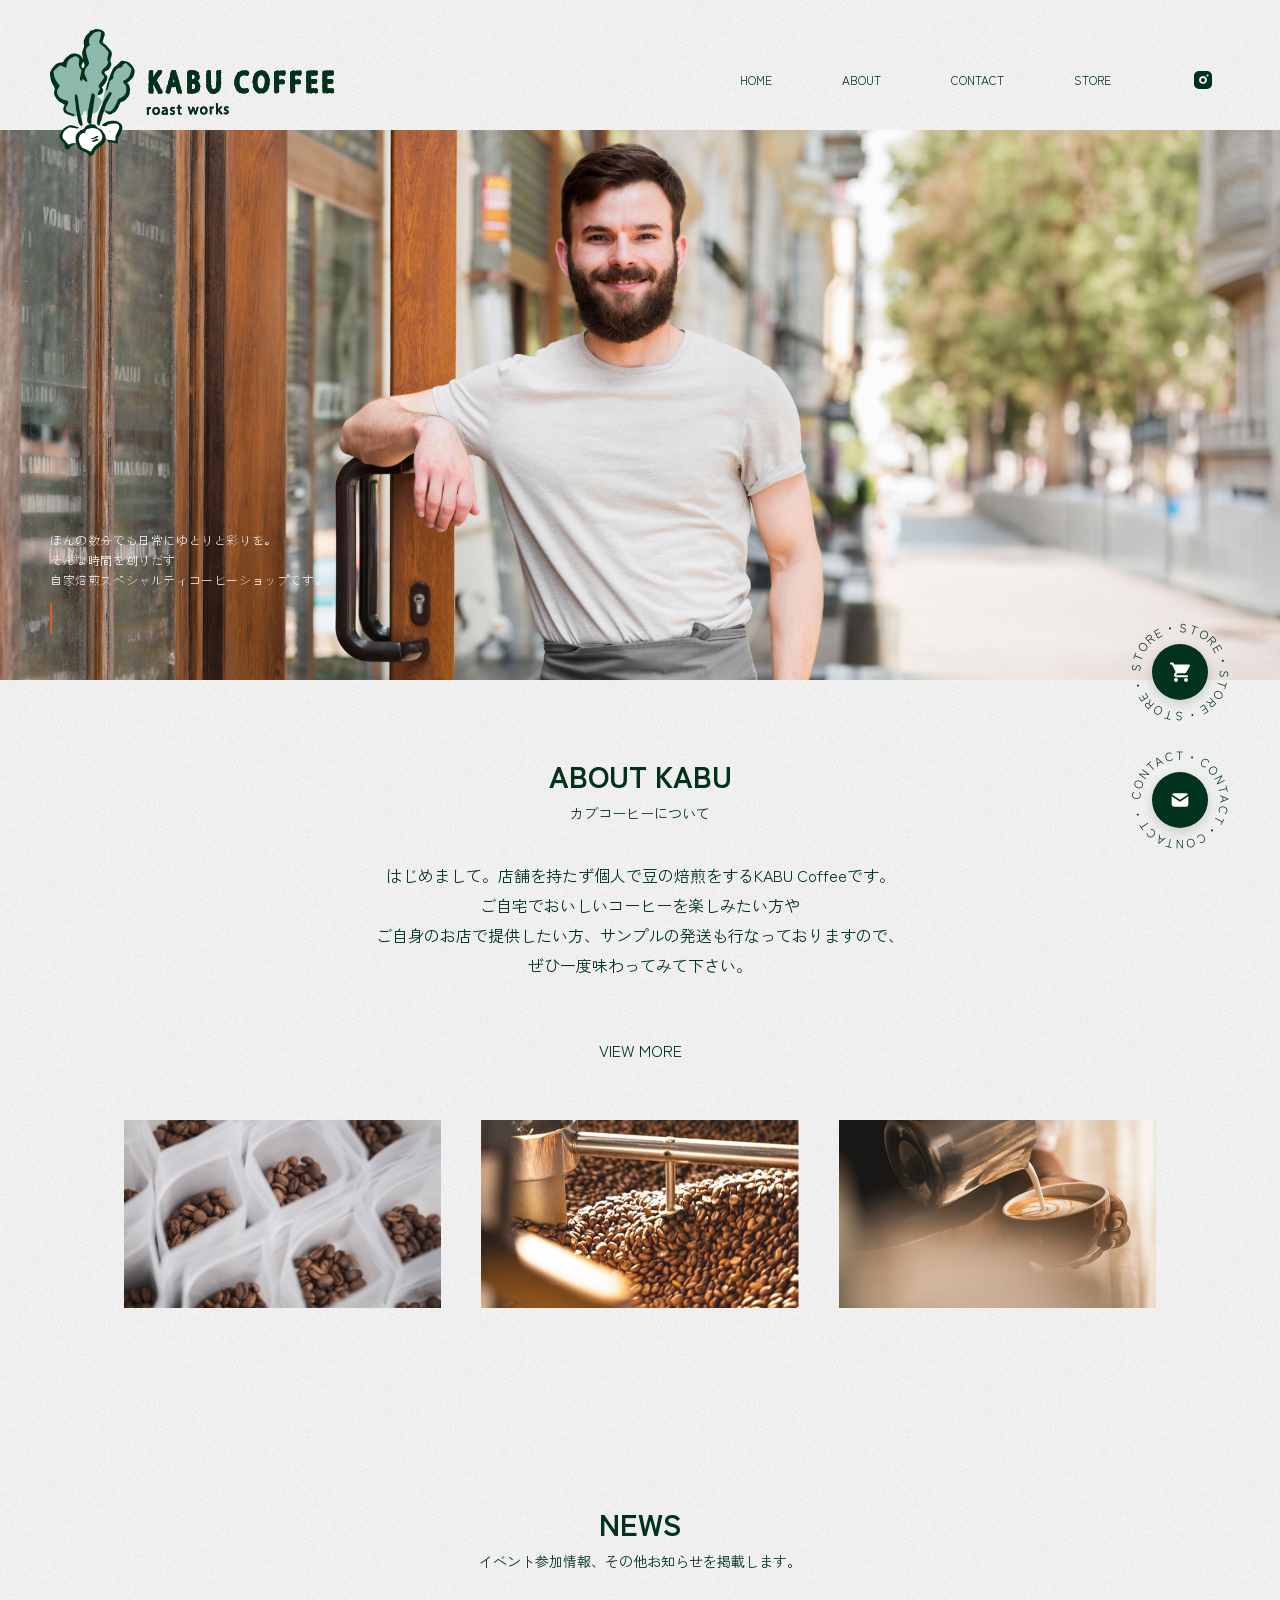
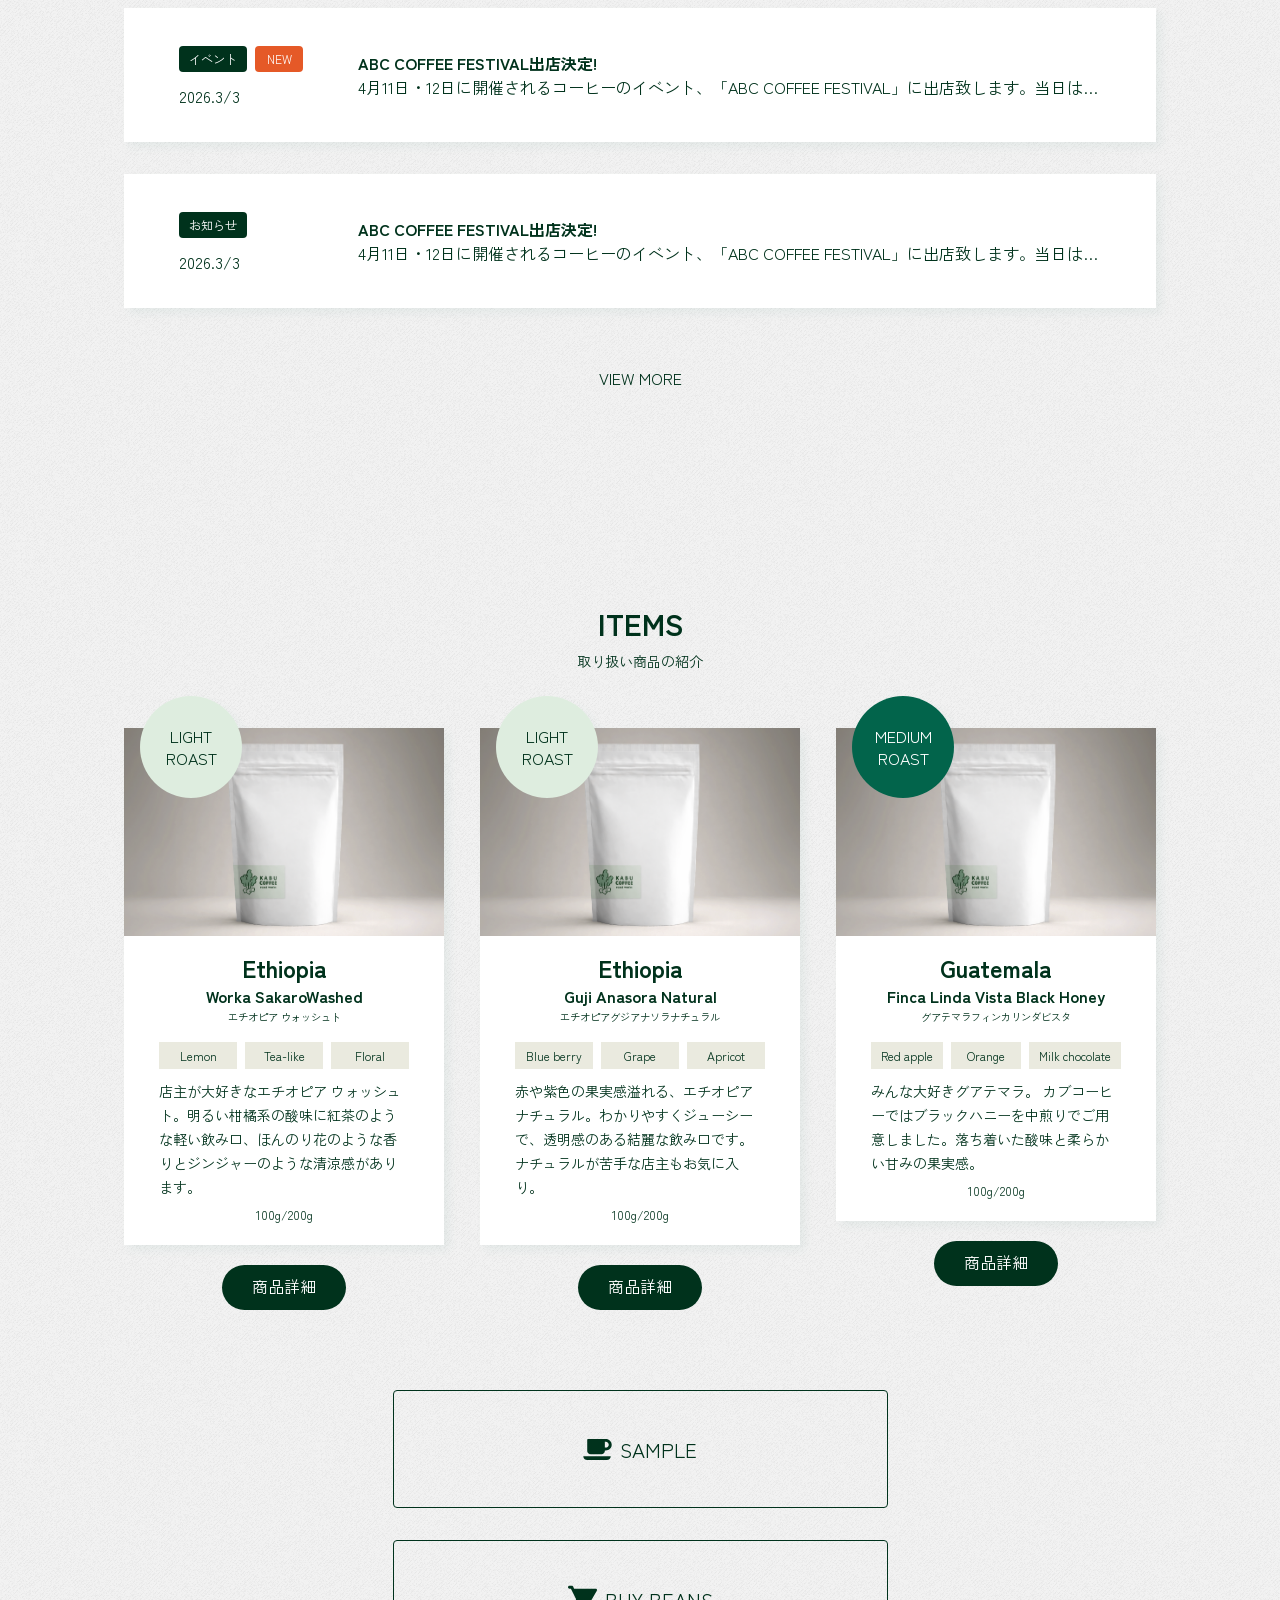
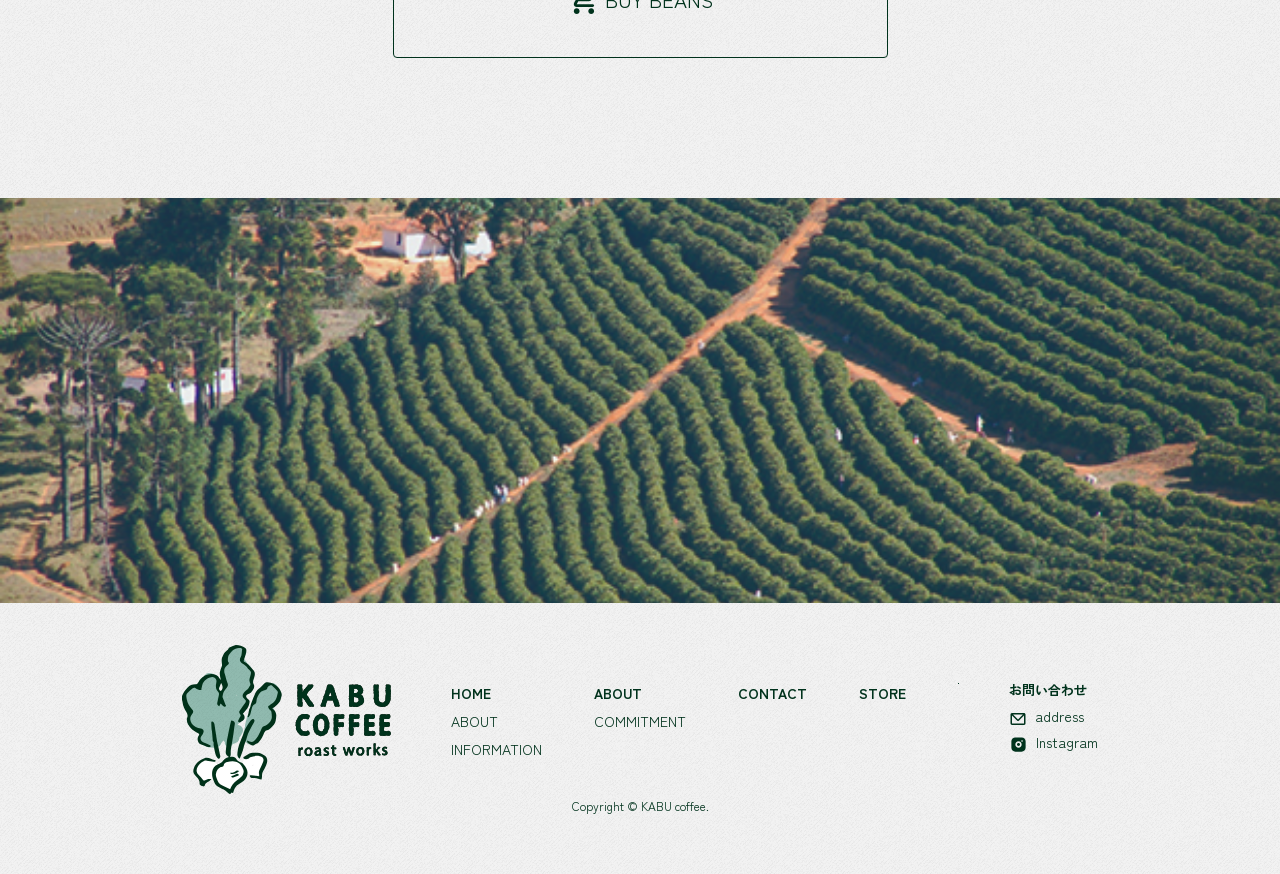
<file: index.html>
<!DOCTYPE html>
<html lang="ja">

<head>
    <meta charset="UTF-8">
    <meta name="viewport" content="width=device-width, initial-scale=1.0">
    <title>KABU Coffee</title>

    <link rel="stylesheet" href="css/components.css">
    <link rel="stylesheet" href="css/common.css">
    <link rel="stylesheet" href="css/style.css">
    <script src="js/script.js" defer></script>

    <link rel="preconnect" href="https://fonts.googleapis.com">
    <link rel="preconnect" href="https://fonts.gstatic.com" crossorigin>
    <link
        href="https://fonts.googleapis.com/css2?family=LINE+Seed+Sans:wght@400;700&family=Zen+Kaku+Gothic+Antique:wght@400;700&display=swap"
        rel="stylesheet">
</head>

<body>
    <!-- ヘッダー -->
    <header class="l-header">
        <!-- logo -->
        <h1 class="l-header__logo">
            <a href="index.html">
                <picture>
                    <source media="(min-width: 76.8rem)" srcset="img/logo_nav_m.svg">
                    <img src="img/logo_nav_2line.svg" alt="Kabu Coffee logo">
                </picture>
            </a>
        </h1>

        <!-- 【SP】ハンバーガーメニューボタン -->
        <button class="l-header__navBtn" type="button">
            <span></span>
        </button>

        <!-- ナビゲーション -->
        <nav class="l-header__nav">
            <!-- 【SP】クローズボタン -->
            <button class="l-header__navClose" type="button"></button>
            <ul class="l-header__navList">
                <li class="l-header__navItem"><a href="index.html">Home</a></li>
                <!-- <li class="l-header__navItem"><a href="beans.html">Beans</a></li> -->
                <li class="l-header__navItem"><a href="about.html">About</a></li>
                <li class="l-header__navItem"><a href="contact.html">Contact</a></li>
                <li class="l-header__navItem"><a href="https://kabucoffee.base.shop/">Store</a></li>
                <li class="l-header__navItem">
                    <a href="https://www.instagram.com/kabucoffee_rw/" class="l-header__navLink l-header__instagram">Instagram</a>
                </li>
            </ul>
            <p class="l-header__navLogo">
                <img src="img/logo_nav_2line.svg" alt="KABU logo">
            </p>
        </nav>
    </header>


    <main>
        <section class="p-top__hero">
            <div class="p-top__greeting">
                <p id="p-top__greeting">
                    ほんの数分でも日常にゆとりと彩りを。<br>そんな時間を創りだす<br>自家焙煎スペシャルティコーヒーショップです。
                </p>
                <h3 class="typing">Coffee for your peace of mind.</h3>
            </div>
            <picture class="p-top__pic">
                <source media="(min-width: 76.8rem)" srcset="img/Top_man_portrait_PC.jpg">
                <img src="img/Top_man_portrait.jpg" alt="男性のポートレート">
            </picture>
        </section>



        <section class="p-topAbout">
            <h2 class="c-headingSp c-headingPc">
                <span class="c-headingSp__title c-headingPc__title">About Kabu</span>
                <span class="c-headingSp__subTitle c-headingPc__subTitle">カブコーヒーについて</span>
            </h2>
            <p class="p-topAbout__content">
                はじめまして。店舗を持たず個人で豆の焙煎をするKABU Coffeeです。<br>
                ご自宅でおいしいコーヒーを楽しみたい方や<br>
                ご自身のお店で提供したい方、サンプルの発送も行なっておりますので、<br>
                ぜひ一度味わってみて下さい。
            </p>
            <a href="about.html" class="c-viewBtn c-viewBtn--pc">view more</a>

            <div class="p-topAbout__imgs">
                <img src="img/About_package.png" alt="コーヒー豆のパッケージ" class="js-fade-item">
                <img src="img/About_ roasting.png" alt="豆の焙煎の様子" class="js-fade-item">
                <img src="img/About_latte.png" alt="ラテアートの様子" class="js-fade-item">
            </div>

        </section>


        <section class="p-topNews parallax-section img-section-01">
            <h2 class="c-headingSp c-headingPc c-headingNews">
                <span class="c-headingSp__title c-headingPc__title">News</span>
                <span class="c-headingSp__subTitle c-headingPc__subTitle">イベント参加情報、その他お知らせを掲載します。</span>
            </h2>
            <div class="p-topNews-newsList">
                <div class="c-news c-news--Pc is-show js-news">
                    <div class="c-newsSwitch">
                        <button class="js-switch-btn"></button>
                    </div>
                    <div class="c-news__left c-news__leftPc">
                        <div class="c-news__badges">
                            <a href="#" class="c-badge">イベント</a>
                            <a href="#" class="c-badge c-badge--orange">new</a>
                        </div>
                        <p class="c-news__Date">2026.3/3</p>
                    </div>
                    <div class="c-news__right c-news__rightPc">
                        <h3 class="c-news__Title c-news__titlePc">ABC COFFEE FESTIVAL出店決定!</h3>
                        <p class="c-news__Content c-news__contentPc">4月11日・12日に開催されるコーヒーのイベント、「ABC COFFEE
                            FESTIVAL」に出店致します。当日は、当店自慢の自家焙煎豆を使用したハンドドリップコーヒーをご用意してお待ちしております。普段はオンラインショップや卸売がメインのため、皆様に直接お会いできるこの機会をとても楽しみにしております。
                            会場では、イベント限定のオリジナルブレンドや、ご自宅でも手軽に楽しめるコーヒーバッグも販売予定です。春の心地よい空気の中で、こだわりの一杯をぜひ味わいに来てください！
                        </p>
                    </div>
                </div>
                <div class="c-newsOpen is-hide js-newsOpen">
                    <button class="c-newsClose" type="button"></button>
                    <div class="p-newsOpen__Top">
                        <div class="c-news__badges">
                            <a href="#" class="c-badge">イベント</a>
                            <a href="#" class="c-badge c-badge--orange">new</a>
                        </div>
                        <p class="c-news__Date">2026.3/3</p>
                    </div>
                    <div class="c-c-newsOpen__Content">
                        <h3 class="c-news__Title c-news__titlePc">ABC COFFEE FESTIVAL出店決定!</h3>
                        <p>4月11日・12日に開催されるコーヒーのイベント、「ABC COFFEE
                            FESTIVAL」に出店致します。当日は、当店自慢の自家焙煎豆を使用したハンドドリップコーヒーをご用意してお待ちしております。普段はオンラインショップや卸売がメインのため、皆様に直接お会いできるこの機会をとても楽しみにしております。
                            会場では、イベント限定のオリジナルブレンドや、ご自宅でも手軽に楽しめるコーヒーバッグも販売予定です。春の心地よい空気の中で、こだわりの一杯をぜひ味わいに来てください！
                        </p>
                    </div>
                    <div class="c-newsOpen__img">
                        <img src="img/photp_event.png" alt="珈琲豆">
                    </div>
                    <a href="#" class="c-SubBtnSp c-newsCloseButton">close</a>

                </div>

                <div class="c-news c-news--Pc is-show js-news">
                    <div class="c-newsSwitch">
                        <button class="js-switch-btn"></button>
                    </div>
                    <div class="c-news__left c-news__leftPc">
                        <div class="c-news__badges">
                            <a href="#" class="c-badge">お知らせ</a>
                        </div>
                        <p class="c-news__Date">2026.3/3</p>
                    </div>
                    <div class="c-news__right c-news__rightPc">
                        <h3 class="c-news__Title c-news__titlePc">ABC COFFEE FESTIVAL出店決定!</h3>
                        <p class="c-news__Content c-news__contentPc">4月11日・12日に開催されるコーヒーのイベント、「ABC COFFEE
                            FESTIVAL」に出店致します。当日は、当店自慢の自家焙煎豆を使用したハンドドリップコーヒーをご用意してお待ちしております。普段はオンラインショップや卸売がメインのため、皆様に直接お会いできるこの機会をとても楽しみにしております。
                            会場では、イベント限定のオリジナルブレンドや、ご自宅でも手軽に楽しめるコーヒーバッグも販売予定です。春の心地よい空気の中で、こだわりの一杯をぜひ味わいに来てください！
                        </p>
                    </div>
                </div>
                <div class="c-newsOpen is-hide js-newsOpen">
                    <button class="c-newsClose" type="button"></button>
                    <div class="p-newsOpen__Top">
                        <div class="c-news__badges">
                            <a href="#" class="c-badge">お知らせ</a>
                        </div>
                        <p class="c-news__Date">2026.3/3</p>
                    </div>
                    <div class="c-c-newsOpen__Content">
                        <h3 class="c-news__Title c-news__titlePc">ABC COFFEE FESTIVAL出店決定!</h3>
                        <p>4月11日・12日に開催されるコーヒーのイベント、「ABC COFFEE
                            FESTIVAL」に出店致します。当日は、当店自慢の自家焙煎豆を使用したハンドドリップコーヒーをご用意してお待ちしております。普段はオンラインショップや卸売がメインのため、皆様に直接お会いできるこの機会をとても楽しみにしております。
                            会場では、イベント限定のオリジナルブレンドや、ご自宅でも手軽に楽しめるコーヒーバッグも販売予定です。春の心地よい空気の中で、こだわりの一杯をぜひ味わいに来てください！
                        </p>
                    </div>
                    <div class="c-newsOpen__img">
                        <img src="img/News_beans.png" alt="珈琲豆">
                    </div>
                    <a href="#" class="c-SubBtnSp c-newsCloseButton">close</a>

                </div>
            </div>
            <a href="news.html" class="c-viewBtn c-viewBtn--pc">view more</a>
        </section>


        <section class="p-topItems">
            <h2 class="c-headingSp c-headingPc">
                <span class="c-headingSp__title c-headingPc__title">Items</span>
                <span class="c-headingSp__subTitle c-headingPc__subTitle">取り扱い商品の紹介</span>
            </h2>

            <div class="p-topItems__cards">
                <div class=" p-topItems__cardItem">
                    <div class="c-photoCard">
                        <div class="c-photoCard__badge c-photoCard__badge--pc">
                            <p>Light<br>Roast</p>
                        </div>
                        <div class="  c-photoCard__img">
                            <img src="img/Top_coffeeBag.png" alt="コーヒーの袋">
                        </div>
                        <div class="c-photoCard__title c-photoCard__title--pc">
                            <h2 class="c-photoCard__mainTitle c-photoCard__mainTitle--pc">Ethiopia</h2>
                            <h3 class="c-photoCard__subTitleEn  c-photoCard__subTitleEn--pc">Worka SakaroWashed</h3>
                            <h3 class="c-photoCard__subTitleJa  c-photoCard__subTitleJa--pc">エチオピア ウォッシュト</h3>
                        </div>
                        <div class="c-photoCard__flavors">
                            <div class="c-photoCard__flavor">
                                <p>Lemon</p>
                            </div>
                            <div class="c-photoCard__flavor">
                                <p>Tea-like</p>
                            </div>
                            <div class="c-photoCard__flavor">
                                <p>Floral</p>
                            </div>
                        </div>
                        <div class="c-photoCard__content">
                            <p>店主が大好きなエチオピア ウォッシュト。明るい柑橘系の酸味に紅茶のような軽い飲み口、ほんのり花のような香りとジンジャーのような清涼感があります。</p>
                        </div>
                        <p class="c-photoCard__weight">100g/200g</p>
                    </div>
                    <a href="#" class="c-btn c-btn--Pc" id="js-modal-open">商品詳細</a>
                </div>

                <div class=" p-topItems__cardItem">
                    <div class="c-photoCard">
                        <div class="c-photoCard__badge c-photoCard__badge--pc">
                            <p>Light<br>Roast</p>
                        </div>
                        <div class="  c-photoCard__img">
                            <img src="img/Top_coffeeBag.png" alt="コーヒーの袋">
                        </div>
                        <div class="c-photoCard__title c-photoCard__title--pc">
                            <h2 class="c-photoCard__mainTitle c-photoCard__mainTitle--pc">Ethiopia</h2>
                            <h3 class="c-photoCard__subTitleEn  c-photoCard__subTitleEn--pc">Guji Anasora Natural</h3>
                            <h3 class="c-photoCard__subTitleJa  c-photoCard__subTitleJa--pc">エチオピアグジアナソラナチュラル</h3>
                        </div>
                        <div class="c-photoCard__flavors">
                            <div class="c-photoCard__flavor">
                                <p>Blue berry</p>
                            </div>
                            <div class="c-photoCard__flavor">
                                <p>Grape</p>
                            </div>
                            <div class="c-photoCard__flavor">
                                <p>Apricot</p>
                            </div>
                        </div>
                        <div class="c-photoCard__content">
                            <p>赤や紫色の果実感溢れる、エチオピアナチュラル。わかりやすくジューシーで、透明感のある結麗な飲み口です。ナチュラルが苦手な店主もお気に入り。</p>
                        </div>
                        <p class="c-photoCard__weight">100g/200g</p>
                    </div>
                    <a href="#" class="c-btn c-btn--Pc" id="js-modal-open">商品詳細</a>
                </div>

                <div class=" p-topItems__cardItem">
                    <div class="c-photoCard">
                        <div class="c-photoCard__badge c-photoCard__badge--pc c-badge--dark">
                            <p>medium<br>Roast</p>
                        </div>
                        <div class="  c-photoCard__img">
                            <img src="img/Top_coffeeBag.png" alt="コーヒーの袋">
                        </div>
                        <div class="c-photoCard__title c-photoCard__title--pc">
                            <h2 class="c-photoCard__mainTitle c-photoCard__mainTitle--pc">Guatemala</h2>
                            <h3 class="c-photoCard__subTitleEn  c-photoCard__subTitleEn--pc">Finca Linda Vista Black
                                Honey</h3>
                            <h3 class="c-photoCard__subTitleJa  c-photoCard__subTitleJa--pc">グアテマラフィンカリンダビスタ</h3>
                        </div>
                        <div class="c-photoCard__flavors">
                            <div class="c-photoCard__flavor">
                                <p>Red apple</p>
                            </div>
                            <div class="c-photoCard__flavor">
                                <p>Orange</p>
                            </div>
                            <div class="c-photoCard__flavor">
                                <p>Milk chocolate</p>
                            </div>
                        </div>
                        <div class="c-photoCard__content">
                            <p>みんな大好きグアテマラ。
                                カブコーヒーではブラックハニーを中煎りでご用意しました。落ち着いた酸味と柔らかい甘みの果実感。</p>
                        </div>
                        <p class="c-photoCard__weight">100g/200g</p>
                    </div>
                    <a href="#" class="c-btn c-btn--Pc" id="js-modal-open">商品詳細</a>

                </div>
            </div>

            <div class="p-topItems__orders">
                <a href="contact.html" class="c-SubBtnSp--icon c-SubBtnPc">sample</a>
                <a href="https://kabucoffee.base.shop/" class="c-SubBtnSp--icon c-SubBtnPc">Buy Beans</a>
            </div>
        </section>
    </main>

    <div class="p-topItems__img">
        <img src="img/Footer_field.jpg" alt="コーヒー畑の様子">
    </div>

     <footer class="l-footer">

        <div class="l-footer__content">
            <div class="l-footer__logo">
                <picture>
                    <source media="(min-width: 76.8rem)" srcset="img/logo_nav_2line.svg">
                    <img src="img/logo_nav.svg" alt="Kabu Coffee logo">
                </picture>
            </div>
            <nav class="l-footer__nav">
                <dl class="l-footer__navList">
                    <dt><a href="index.html">Home</a></dt>
                    <dd><a href="index.html">About</a></dd>
                    <dd><a href="index.html">Information</a></dd>
                    <!-- <dd><a href="#">Beans</a></dd> -->
                </dl>
                <!-- <dl class="l-footer__navList">
                    <dt><a href="beans.html">Beans</a></dt>
                </dl> -->
                <dl class="l-footer__navList">
                    <dt><a href="about.html">About</a></dt>
                    <dd><a href="about.html">Commitment</a></dd>
                </dl>
                <dl class="l-footer__navList">
                    <dt><a href="contact.html">Contact</a></dt>
                </dl>
                <dl class="l-footer__navList">
                    <dt><a href="https://kabucoffee.base.shop/">Store</a></dt>
                </dl>
                <div class="l-footer__contact">
                    <div>
                        <p class="l-footer__contactTitle">お問い合わせ</p>
                        <ul class="l-footer__contactDetail">
                            <li><a href="contact.html">address</a></li>
                            <li><a href="https://www.instagram.com/kabucoffee_rw/">Instagram</a></li>
                        </ul>
                    </div>
                </div>
            </nav>
        </div>

        <small class="l-footer__copyright">
            Copyright &copy; KABU coffee.
        </small>
    </footer>


    <!-- サークルのアニメーション -->
    <div class="c-circle-text">
        <svg viewBox="0 0 100 100">
            <path id="circlePath" d="M 50, 50 m -40, 0 a 40,40 0 1,1 80,0 a 40,40 0 1,1 -80,0" fill="none" />
            <text>
                <textPath href="#circlePath">
                    STORE・STORE・STORE・STORE・
                </textPath>
            </text>
        </svg>
        <svg viewBox="0 0 100 100">
            <path id="circlePath" d="M 50, 50 m -40, 0 a 40,40 0 1,1 80,0 a 40,40 0 1,1 -80,0" fill="none" />
            <text>
                <textPath href="#circlePath">
                    CONTACT・CONTACT・CONTACT・
                </textPath>
            </text>
        </svg>
    </div>
    <!-- 問い合わせとカートボタン -->
    <div class="c-sticky-nav">
        <a href="https://kabucoffee.base.shop/" class="c-icon-btn">
            <img src="img/Icon_cart.svg" alt="カート" class="c-icon-btn__img">
        </a>
        <a href="contact.html" class="c-icon-btn">
            <img src="img/Icon_tabler_mail-filled.svg" alt="お問い合わせ" class="c-icon-btn__img">
        </a>
    </div>


    <!-- モーダル -->
    <div class="l-modalDetail" id="js-modalDetail">
        <div class="l-modalDetail__inner">
            <button class="l-modalDetail__close" id="js-modalDetail-close" type="button"></button>
            <div class="c-productCard--detail c-productCard--detailPc">
                <div class="c-productCard__badge c-photoCard__detailBadge">
                    <p>Light Roast</p>
                </div>
                <div class="c-productCard--detailTop">
                    <div class="c-productCard__title c-productCard__titlePc">
                        <h2 class="c-productCard__mainTitle c-productCard__mainTitlePc">Ethiopia</h2>
                        <h3 class="c-productCard__subTitleEn c-productCard__subTitleEnPc">Worka SakaroWashed</h3>
                        <h3 class="c-productCard__subTitleJa c-productCard__subTitleJaPc">エチオピア ウォッシュト</h3>
                    </div>
                </div>
                <div class="c-productCard--detailBottom">
                    <div class="c-productCard--detail__description c-productCard--detail__descriptionPc">
                        <dl>
                            <dt class="c-productCard--detail__descriptionTitle">風　味</dt>
                            <dd class="c-productCard--detail__descriptionText">レモン、ティーライク、フローラル、ベルガモット、ジンジャー</dd>
                        </dl>
                        <dl>
                            <dt class="c-productCard--detail__descriptionTitle">焙　煎</dt>
                            <dd class="c-productCard--detail__descriptionText">浅煎り</dd>
                        </dl>
                        <dl>
                            <dt class="c-productCard--detail__descriptionTitle">国　名</dt>
                            <dd class="c-productCard--detail__descriptionText">エチオピア</dd>
                        </dl>
                        <dl>
                            <dt class="c-productCard--detail__descriptionTitle">地　域</dt>
                            <dd class="c-productCard--detail__descriptionText">ゲデオ県ゲデブ郡ウォルカ</dd>
                        </dl>
                        <dl>
                            <dt class="c-productCard--detail__descriptionTitle">生産者</dt>
                            <dd class="c-productCard--detail__descriptionText">地域の小生産者(代表イェスフ氏)</dd>
                        </dl>
                        <dl>
                            <dt class="c-productCard--detail__descriptionTitle">標　高</dt>
                            <dd class="c-productCard--detail__descriptionText">1993-1999m</dd>
                        </dl>
                        <dl>
                            <dt class="c-productCard--detail__descriptionTitle">品　種</dt>
                            <dd class="c-productCard--detail__descriptionText">原生品種</dd>
                        </dl>
                        <dl>
                            <dt class="c-productCard--detail__descriptionTitle">精　製</dt>
                            <dd class="c-productCard--detail__descriptionText">水洗式 （ Fully Washed）</dd>
                        </dl>
                    </div>
                    <div class="c-productCard--detailRight">
                        <div class="c-productCard--detail__prices">
                            <div class="c-productCard--detail__price">
                                <div class="c-productCard--detail__weight">100g</div>
                                <h2 class="c-productCard--detail__priceEn">¥1,300</h2>
                                <p class="c-productCard--detail__priceJa">(税込)</p>
                            </div>
                            <div class="c-productCard--detail__price">
                                <div class="c-productCard--detail__weight">100g</div>
                                <h2 class="c-productCard--detail__priceEn">¥1,300</h2>
                                <p class="c-productCard--detail__priceJa">(税込)</p>
                            </div>
                            <p>送料が別途¥500かかります</p>
                        </div>
                        <div class="c-productCard--detail__content">
                            <p>店主が大好きなエチオピア ウォッシュト。明るい柑橘系の酸味に紅茶のような軽い飲み口、ほんのり花のような香りとジンジャーのような清涼感。りとジンジャーのような清涼感。</p>
                        </div>
                    </div>
                </div>
                <a href="#" class="c-SubBtnSp c-productCard--close">close</a>
                <div class="c-productCard--detail__img c-productCard--detail__imgPc">
                    <img src="img/Area_Ethiopia_guji.jpg" alt="エチオピア ウォッシュトの写真">
                </div>
            </div>
        </div>
    </div>
</body>

</html>
</file>
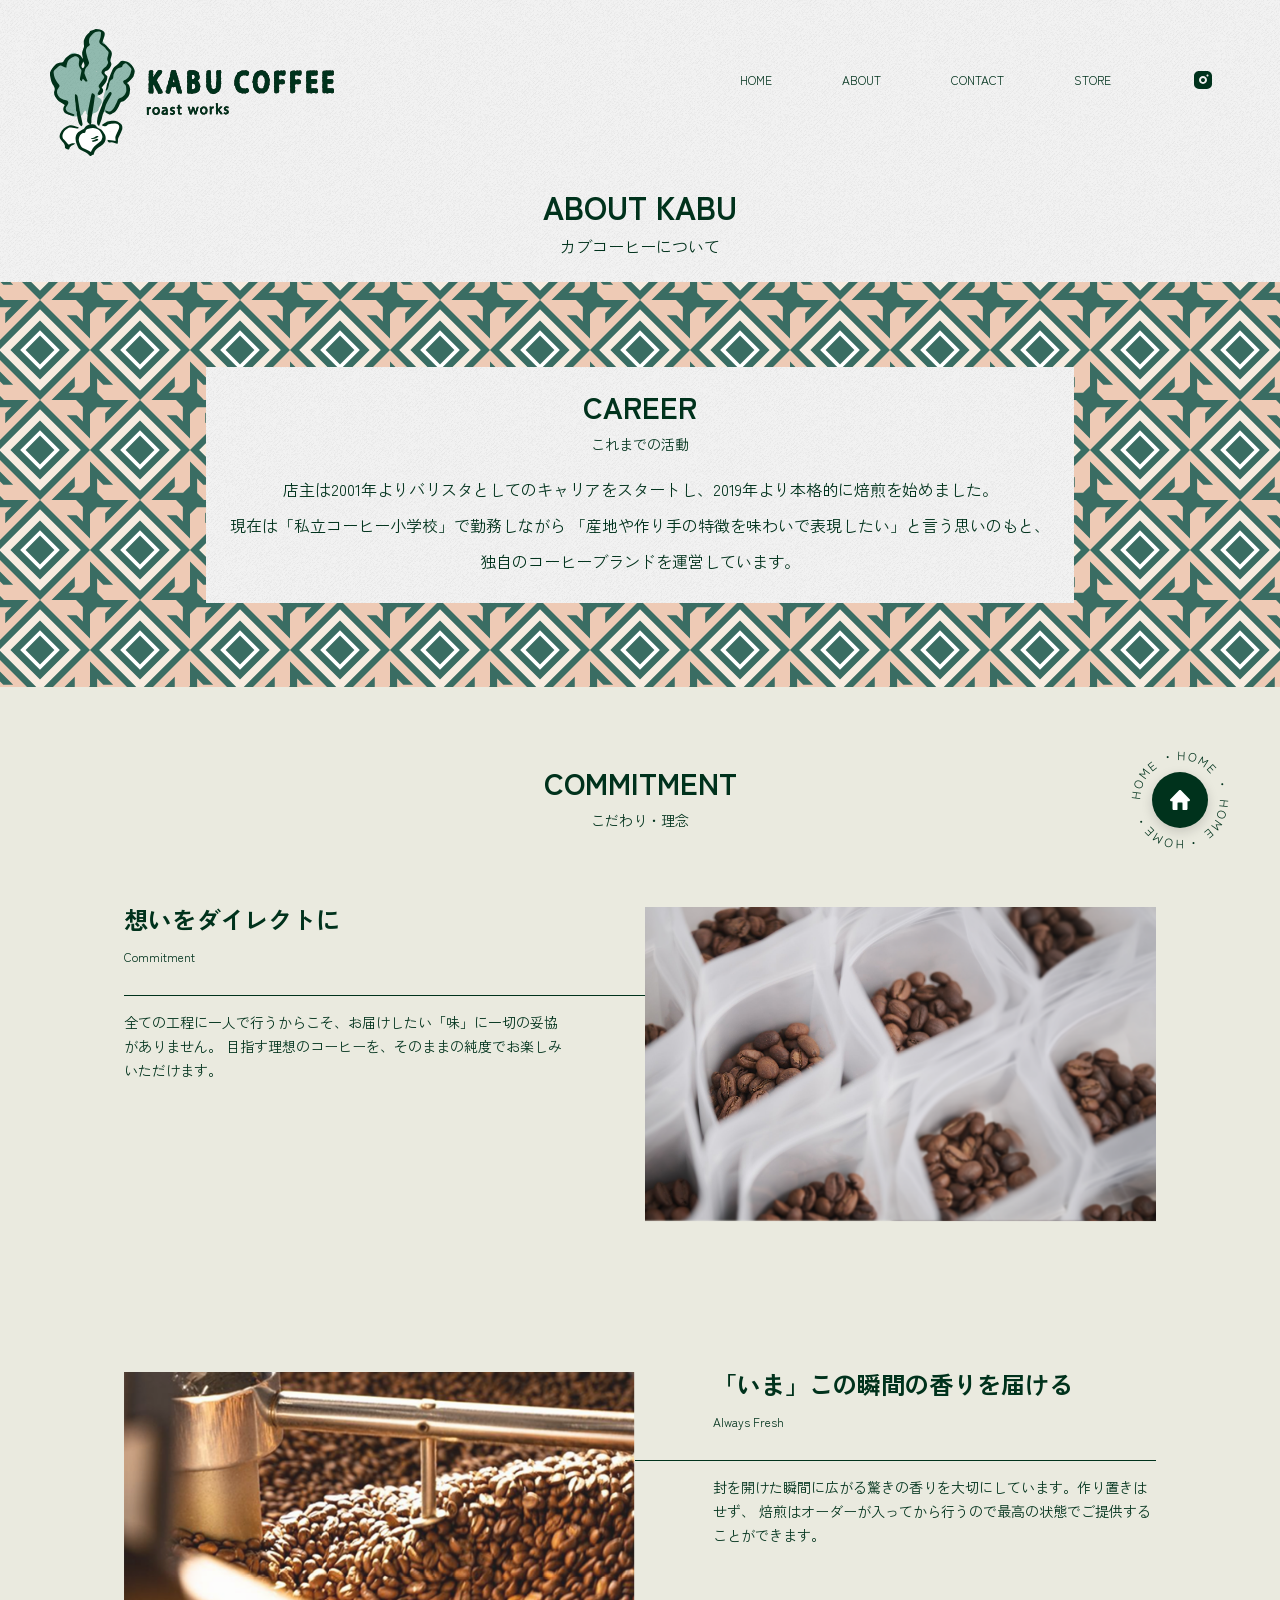
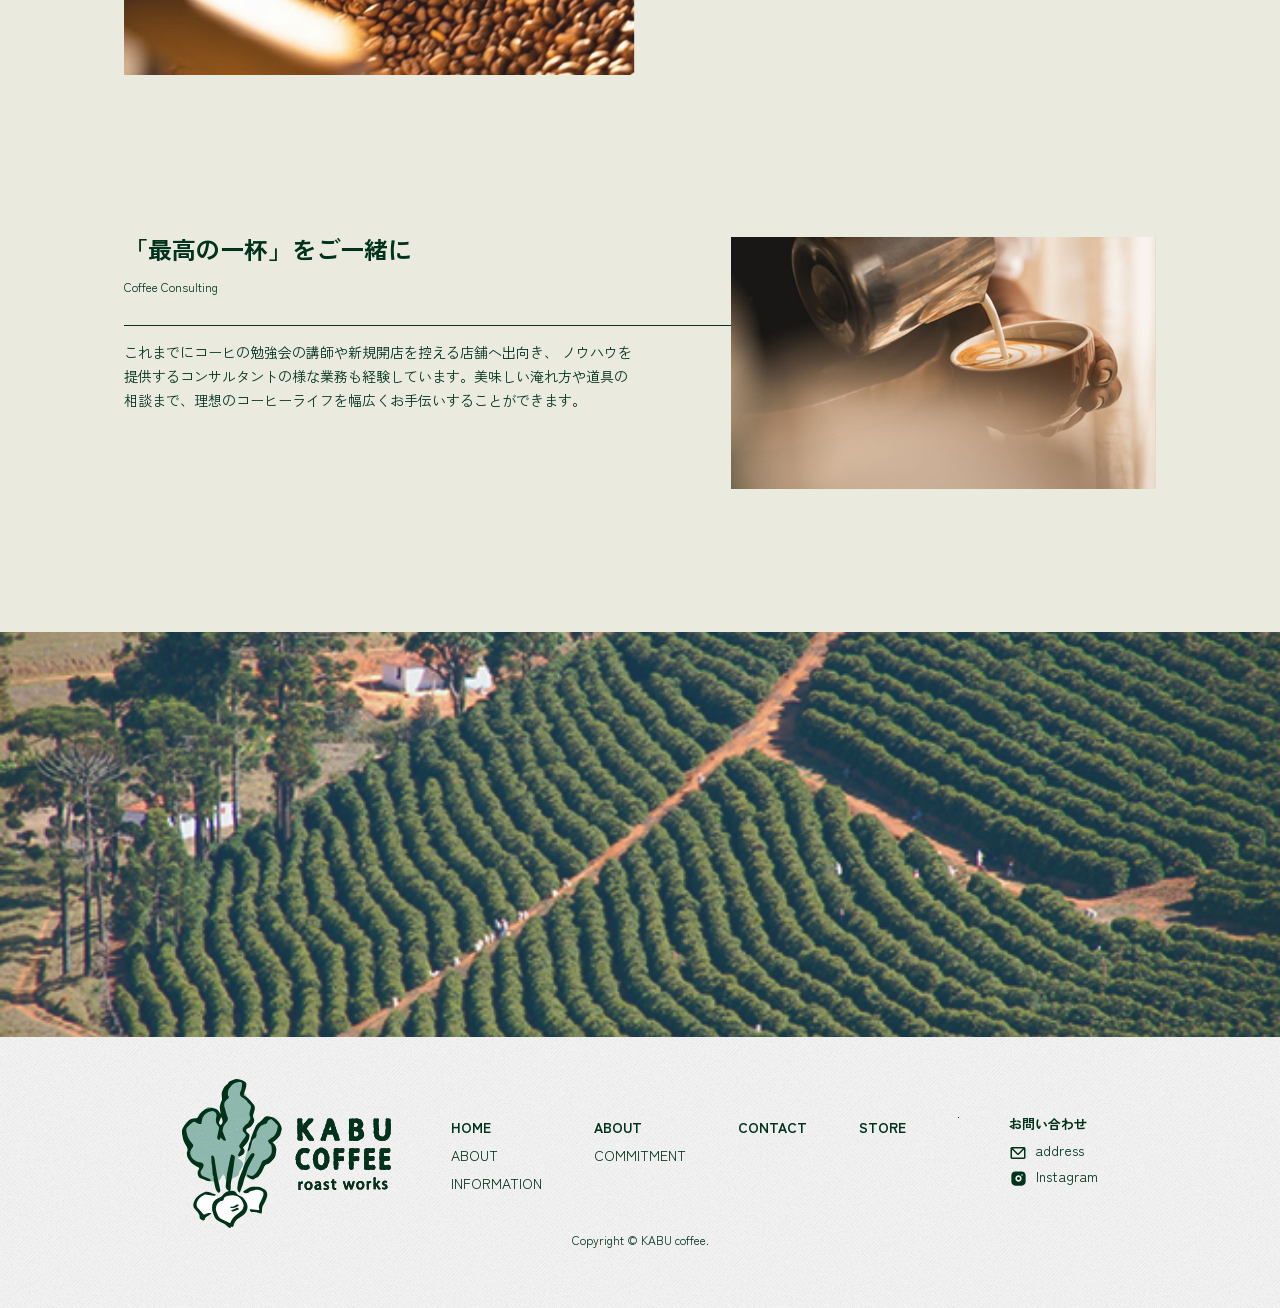
<file: about.html>
<!DOCTYPE html>
<html lang="ja">

<head>
    <meta charset="UTF-8">
    <meta name="viewport" content="width=device-width, initial-scale=1.0">
    <title>KABU Coffee</title>

    <link rel="stylesheet" href="css/about.css">
    <link rel="stylesheet" href="css/components.css">
    <link rel="stylesheet" href="css/common.css">
    <script src="js/script.js" defer></script>



    <link rel="preconnect" href="https://fonts.googleapis.com">
    <link rel="preconnect" href="https://fonts.gstatic.com" crossorigin>
    <link
        href="https://fonts.googleapis.com/css2?family=LINE+Seed+Sans:wght@400;700&family=Zen+Kaku+Gothic+Antique:wght@400;700&display=swap"
        rel="stylesheet">

</head>

<body>
    <!-- ヘッダー -->
    <header class="l-header">
        <!-- logo -->
        <h1 class="l-header__logo">
            <a href="index.html">
                <picture>
                    <source media="(min-width: 76.8rem)" srcset="img/logo_nav_m.svg">
                    <img src="img/logo_nav_2line.svg" alt="Kabu Coffee logo">
                </picture>
            </a>
        </h1>

        <!-- 【SP】ハンバーガーメニューボタン -->
        <button class="l-header__navBtn" type="button">
            <span></span>
        </button>

        <!-- ナビゲーション -->
        <nav class="l-header__nav">
            <!-- 【SP】クローズボタン -->
            <button class="l-header__navClose" type="button"></button>
            <ul class="l-header__navList">
                <li class="l-header__navItem"><a href="index.html">Home</a></li>
            
                <li class="l-header__navItem"><a href="about.html">About</a></li>
                <li class="l-header__navItem"><a href="contact.html">Contact</a></li>
                <li class="l-header__navItem"><a href="https://kabucoffee.base.shop/">Store</a></li>
                <li class="l-header__navItem">
                    <a href="https://www.instagram.com/kabucoffee_rw/" class="l-header__navLink l-header__instagram">Instagram</a>
                </li>
            </ul>
            <p class="l-header__navLogo">
                <img src="img/logo_nav_2line.svg" alt="KABU logo">
            </p>
        </nav>
    </header>


    <main>
        <div class="l-container">
            <div>
                <h2 class="c-sectionTitleSp c-sectionTitlePc">
                    <span class="c-sectionTitleSp__title c-sectionTitlePc__title">About Kabu</span>
                    <span class="c-sectionTitleSp__subTitle c-sectionTitlePc__subTitle">カブコーヒーについて</span>
                </h2>
            </div>
            <section class="p-aboutCareer parallax-section img-section-02">
                <!-- <div class="p-about__img">
                    <img src="img/Top_man_portrait_PC.jpg" alt="店主のポートレート">
                </div> -->
                <div class="p-aboutCareer__inner">
                    <h2 class="c-headingSp c-headingPc">
                        <span class="c-headingSp__title c-headingPc__title">career</span>
                        <span class="c-headingSp__subTitle c-headingPc__subTitle">これまでの活動</span>
                    </h2>
                    <div class="p-aboutCareer__text">
                        <p>店主は2001年よりバリスタとしてのキャリアをスタートし、2019年より本格的に焙煎を始めました。<br>
                            現在は「私立コーヒー小学校」で勤務しながら
                            「産地や作り手の特徴を味わいで表現したい」と言う思いのもと、<br>独自のコーヒーブランドを運営しています。</p>
                    </div>
                </div>

            </section>


            <section class="p-aboutCommit">
                <h2 class="c-headingSp c-headingPc">
                    <span class="c-headingSp__title c-headingPc__title">commitment</span>
                    <span class="c-headingSp__subTitle c-headingPc__subTitle">こだわり・理念</span>
                </h2>
                <div class="p-aboutCommitDetails">
                    <div class="p-aboutCommitDetail">
                        <div class="p-aboutCommitDetail__content js__aboutCommitDetail__left">
                            <div class="p-aboutCommitDetail__title ">
                                <h3 class="p-aboutCommitDetail__titleJa">想いをダイレクトに</h3>
                                <h4 class="p-aboutCommitDetail__titleEn">Commitment</h4>
                            </div>
                            <div class="p-aboutCommitDetail__text">
                                <p>全ての工程に一人で行うからこそ、お届けしたい「味」に一切の妥協がありません。
                                    目指す理想のコーヒーを、そのままの純度でお楽しみいただけます。</p>
                            </div>
                        </div>
                        <div class="p-aboutCommitDetail__img js__aboutCommitDetail__right">
                            <img src="img/About_package.png" alt="コーヒー豆のパッケージ">
                        </div>
                    </div>

                    <div class="p-aboutCommitDetail">
                        <div class="p-aboutCommitDetail__content
                        js__aboutCommitDetail__right">
                            <div class="p-aboutCommitDetail__title">
                                <h3 class="p-aboutCommitDetail__titleJa">「いま」この瞬間の香りを届ける</h3>
                                <h4 class="p-aboutCommitDetail__titleEn">Always Fresh</h4>
                            </div>
                            <div class="p-aboutCommitDetail__text">
                                <p>封を開けた瞬間に広がる驚きの香りを大切にしています。作り置きはせず、
                                    焙煎はオーダーが入ってから行うので最高の状態でご提供することができます。</p>
                            </div>
                        </div>
                        <div class="p-aboutCommitDetail__img js__aboutCommitDetail__left">
                            <img src="img/About_ roasting.png" alt="豆の焙煎の様子">
                        </div>
                    </div>

                    <div class="p-aboutCommitDetail">
                        <div class="p-aboutCommitDetail__content js__aboutCommitDetail__left">
                            <div class="p-aboutCommitDetail__title">
                                <h3 class="p-aboutCommitDetail__titleJa">「最高の一杯」をご一緒に</h3>
                                <h4 class="p-aboutCommitDetail__titleEn">Coffee Consulting</h4>
                            </div>
                            <div class="p-aboutCommitDetail__text">
                                <p>これまでにコーヒの勉強会の講師や新規開店を控える店舗へ出向き、
                                    ノウハウを提供するコンサルタントの様な業務も経験しています。美味しい淹れ方や道具の相談まで、理想のコーヒーライフを幅広くお手伝いすることができます。</p>
                            </div>
                        </div>
                        <div class="p-aboutCommitDetail__img
                        js__aboutCommitDetail__right">
                            <img src="img/About_latte.png" alt="ラテアートの様子">
                        </div>
                    </div>
            </section>



        </div>


    </main>

    <div class="p-topItems__img">
        <img src="img/Footer_field.jpg" alt="コーヒー畑の様子">
    </div>

    <footer class="l-footer">

        <div class="l-footer__content">
            <div class="l-footer__logo">
                <picture>
                    <source media="(min-width: 76.8rem)" srcset="img/logo_nav_2line.svg">
                    <img src="img/logo_nav.svg" alt="Kabu Coffee logo">
                </picture>
            </div>
            <nav class="l-footer__nav">
                <dl class="l-footer__navList">
                    <dt><a href="index.html">Home</a></dt>
                    <dd><a href="index.html">About</a></dd>
                    <dd><a href="index.html">Information</a></dd>
                    <!-- <dd><a href="#">Beans</a></dd> -->
                </dl>
                <!-- <dl class="l-footer__navList">
                    <dt><a href="beans.html">Beans</a></dt>
                </dl> -->
                <dl class="l-footer__navList">
                    <dt><a href="about.html">About</a></dt>
                    <dd><a href="about.html">Commitment</a></dd>
                </dl>
                <dl class="l-footer__navList">
                    <dt><a href="contact.html">Contact</a></dt>
                </dl>
                <dl class="l-footer__navList">
                    <dt><a href="https://kabucoffee.base.shop/">Store</a></dt>
                </dl>
                <div class="l-footer__contact">
                    <div>
                        <p class="l-footer__contactTitle">お問い合わせ</p>
                        <ul class="l-footer__contactDetail">
                            <li><a href="contact.html">address</a></li>
                            <li><a href="https://www.instagram.com/kabucoffee_rw/">Instagram</a></li>
                        </ul>
                    </div>
                </div>
            </nav>
        </div>

        <small class="l-footer__copyright">
            Copyright &copy; KABU coffee.
        </small>
    </footer>



    <!-- サークルのアニメーション -->
    <div class="c-circle-text">

        <svg viewBox="0 0 100 100">
            <path id="circlePath" d="M 50, 50 m -40, 0 a 40,40 0 1,1 80,0 a 40,40 0 1,1 -80,0" fill="none" />
            <text>
                <textPath href="#circlePath">
                    HOME ・HOME ・ HOME ・HOME・
                </textPath>
            </text>
        </svg>
    </div>
    <!-- 問い合わせとカートボタン -->
    <div class="c-sticky-nav">

        <a href="index.html" class="c-icon-btn">
            <img src="img/icon_home-fill-16.svg" alt="ホーム" class="c-icon-btn__img">
        </a>
    </div>
</body>

</html>
</file>
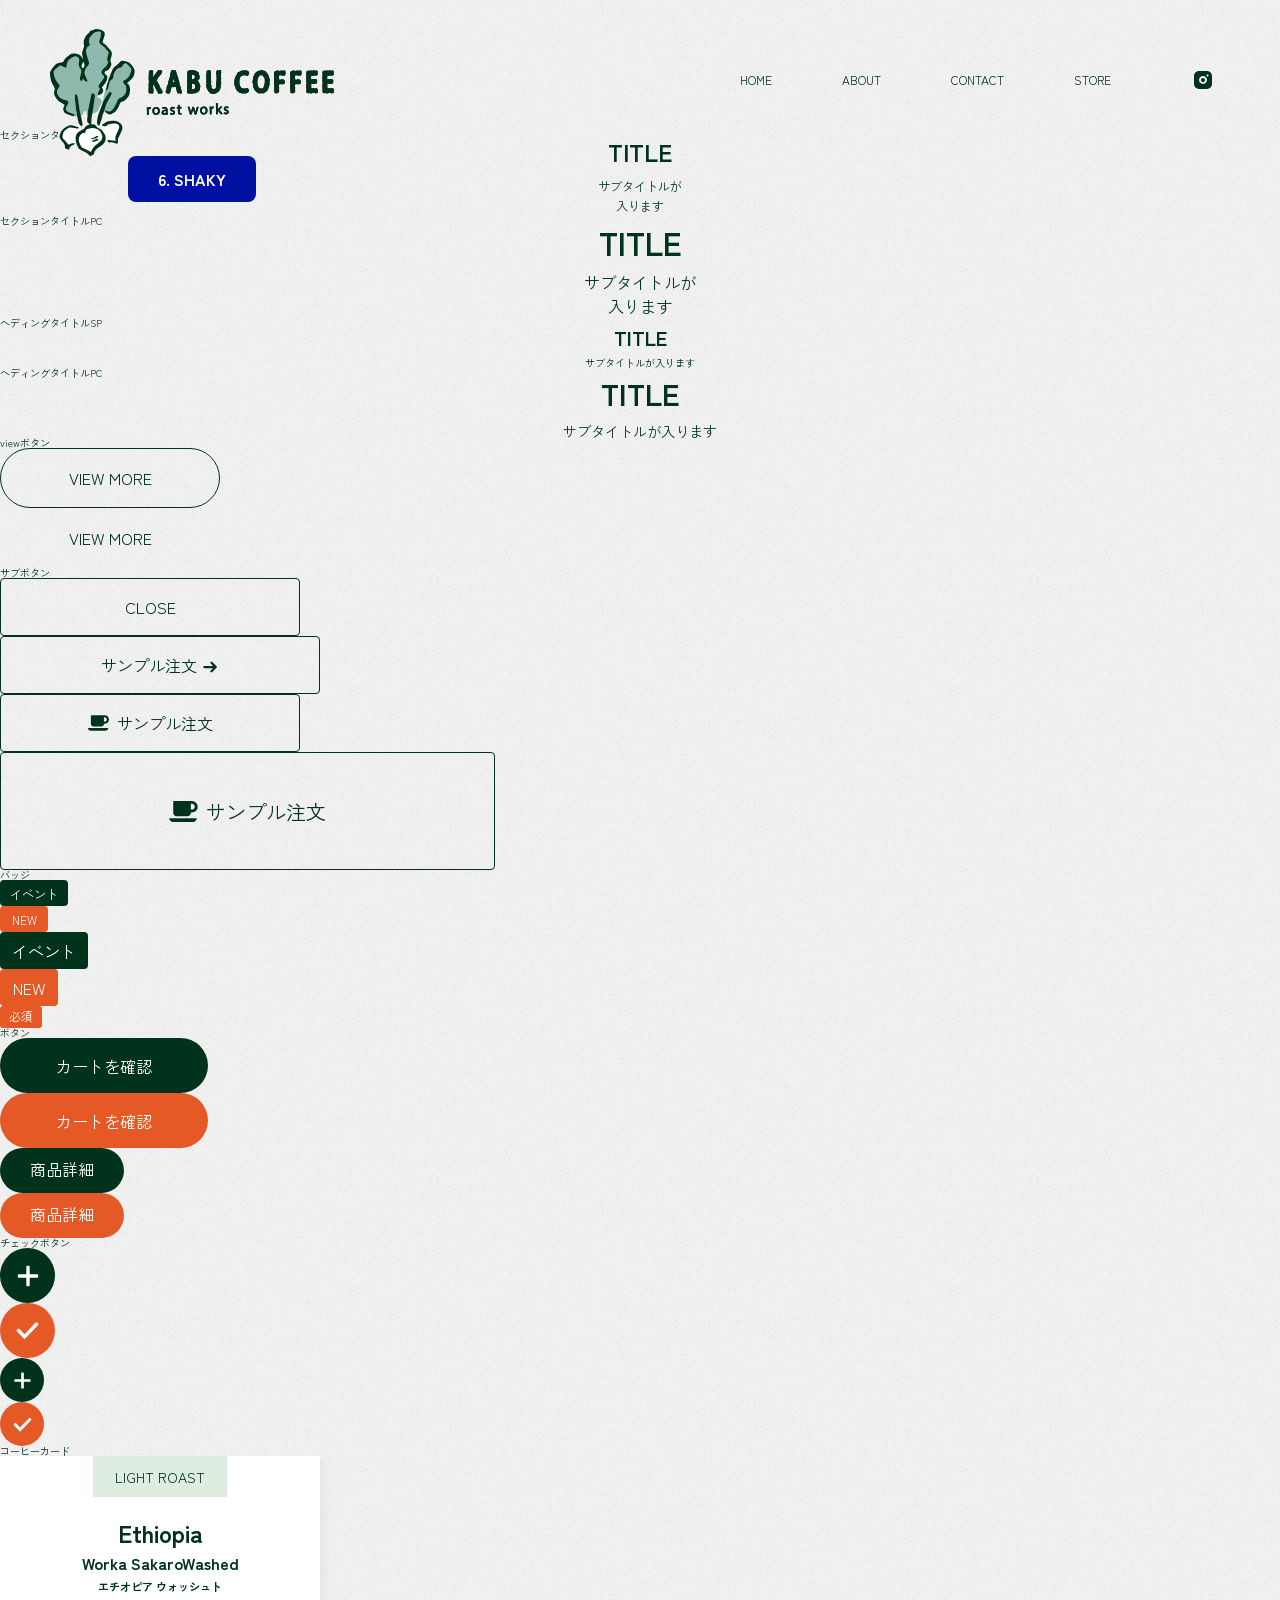
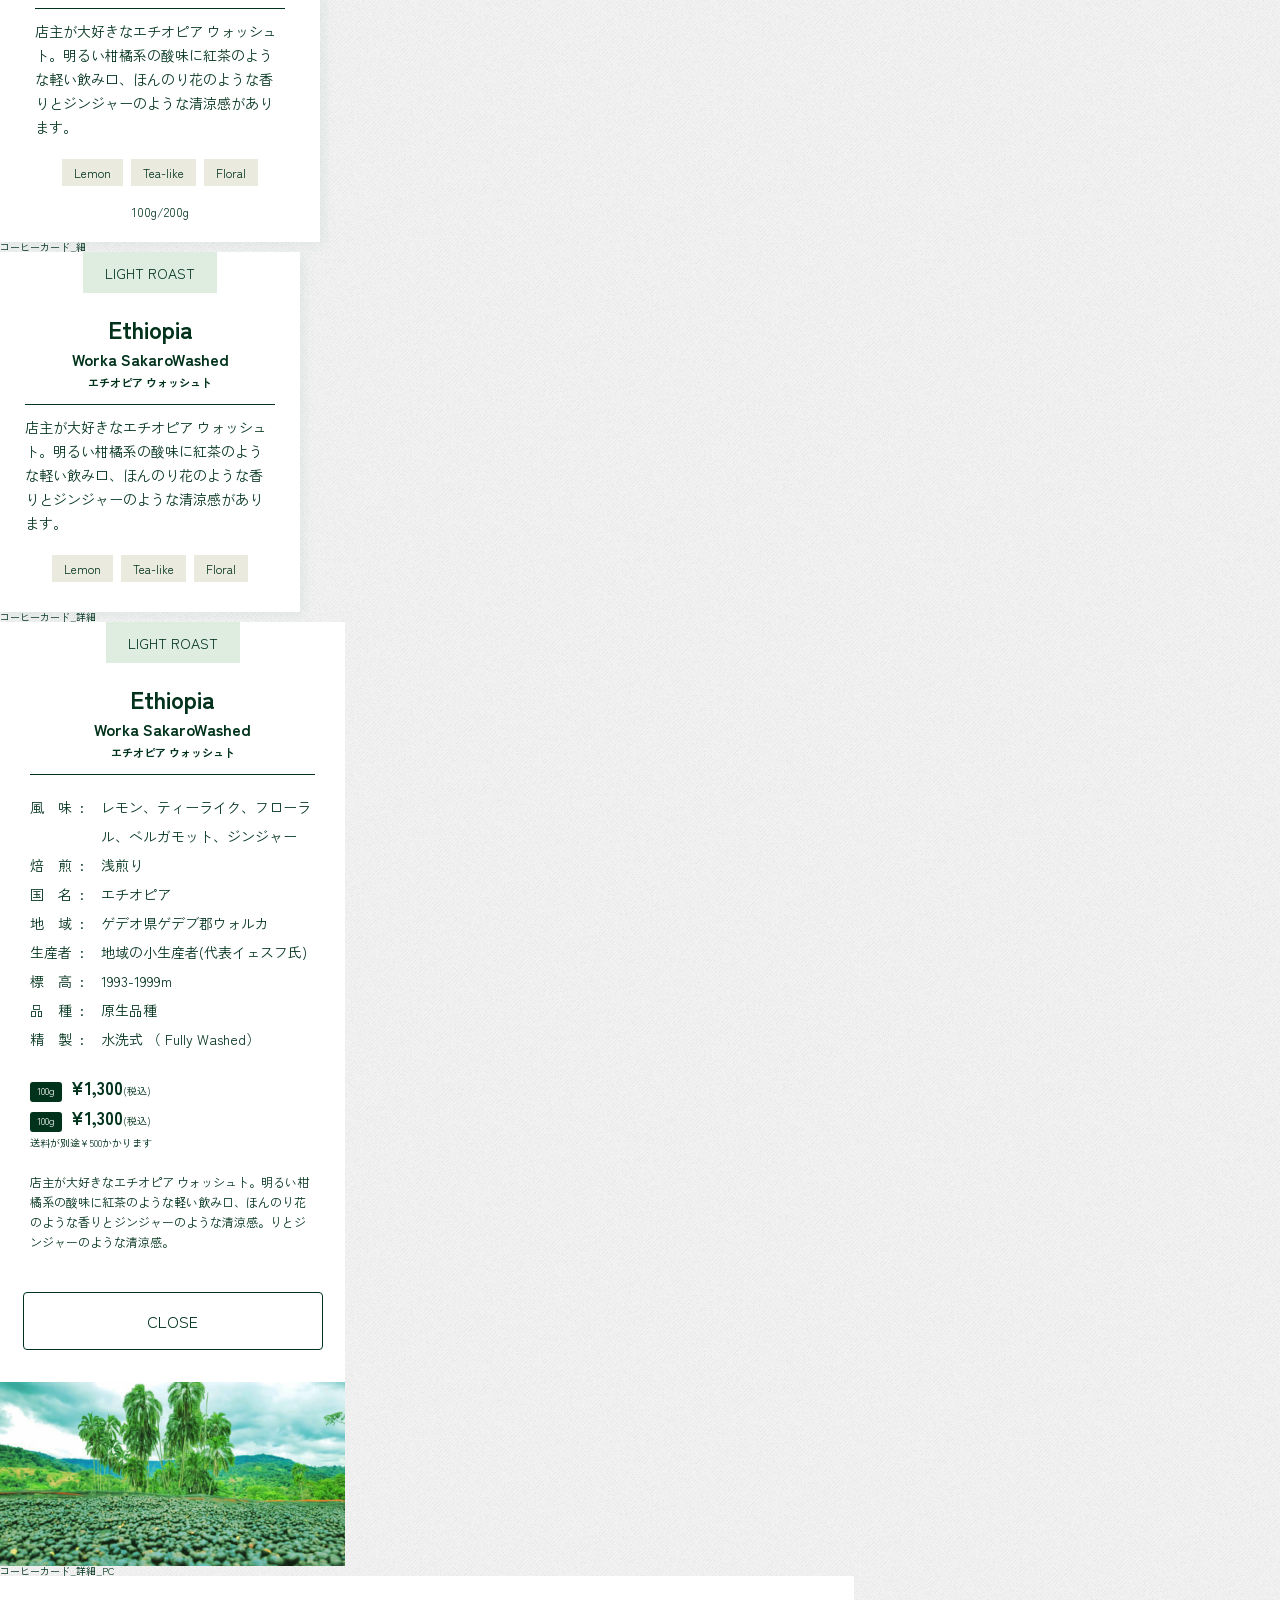
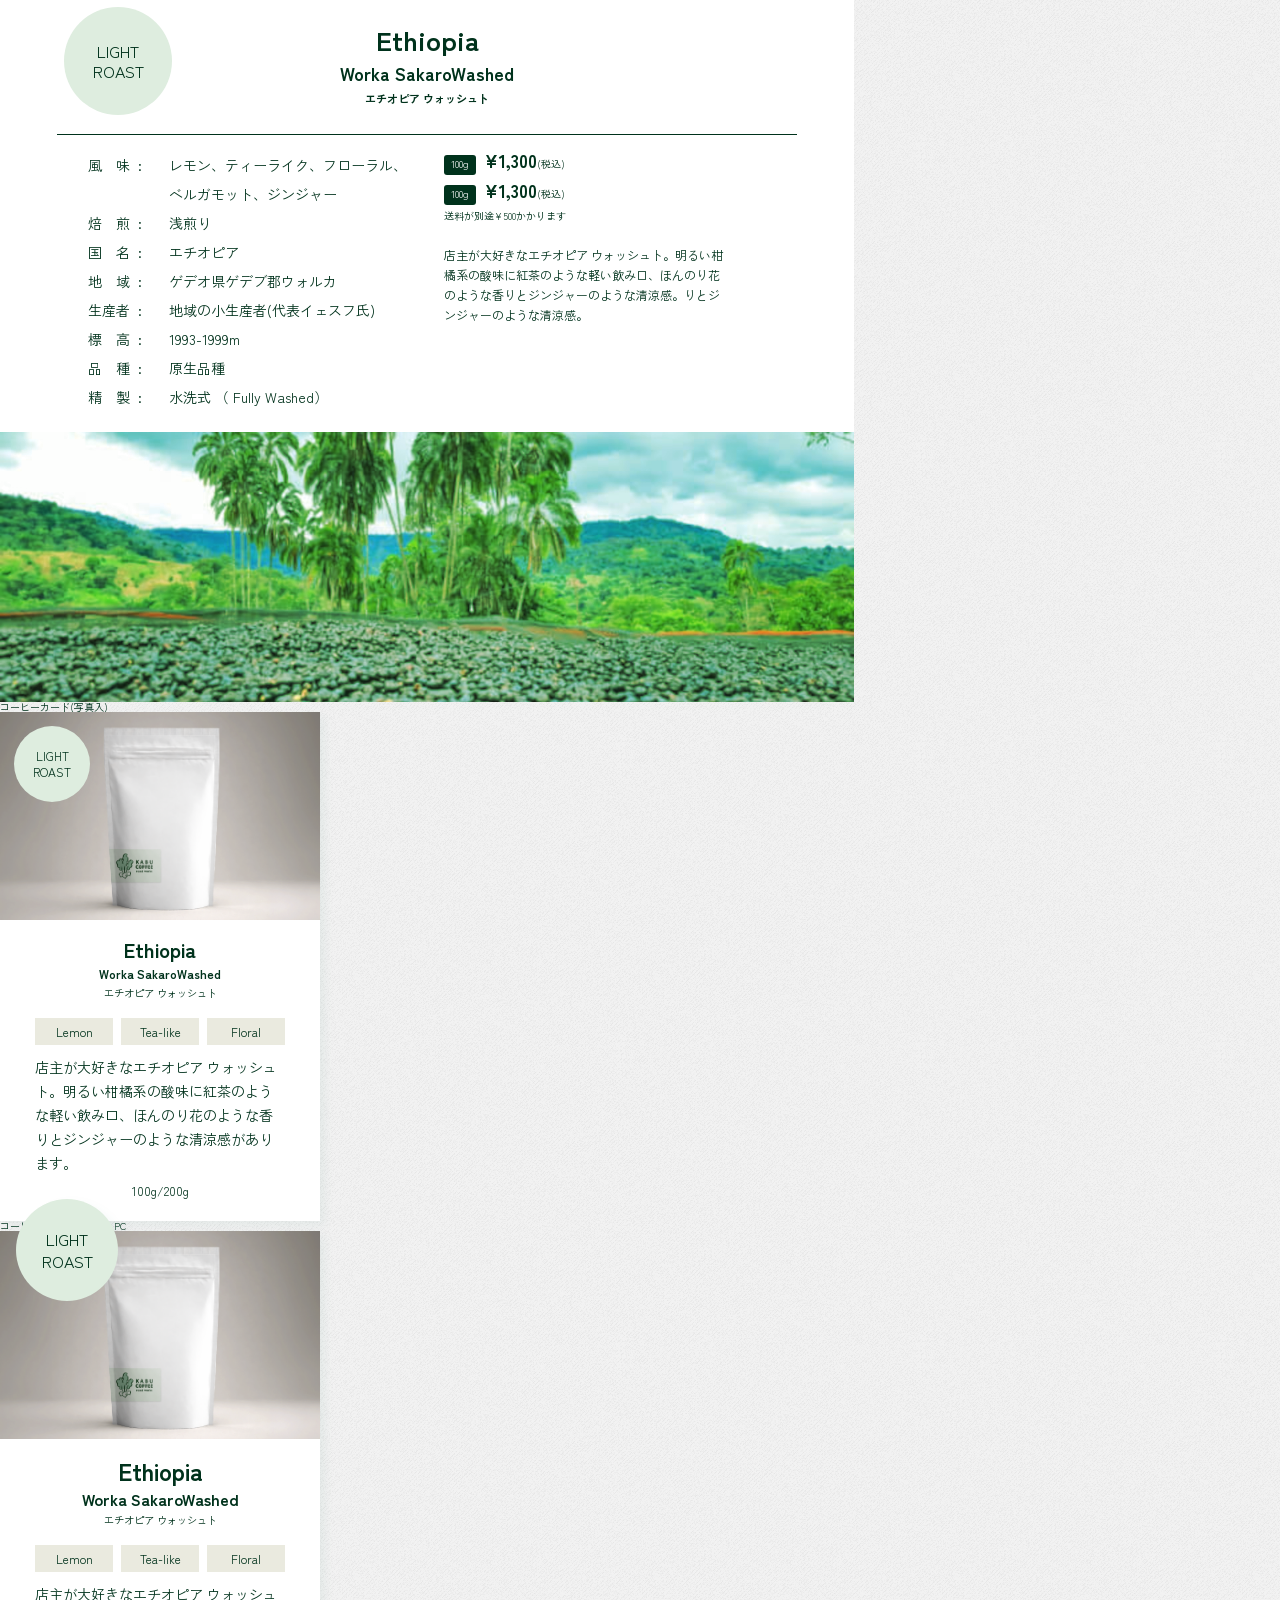
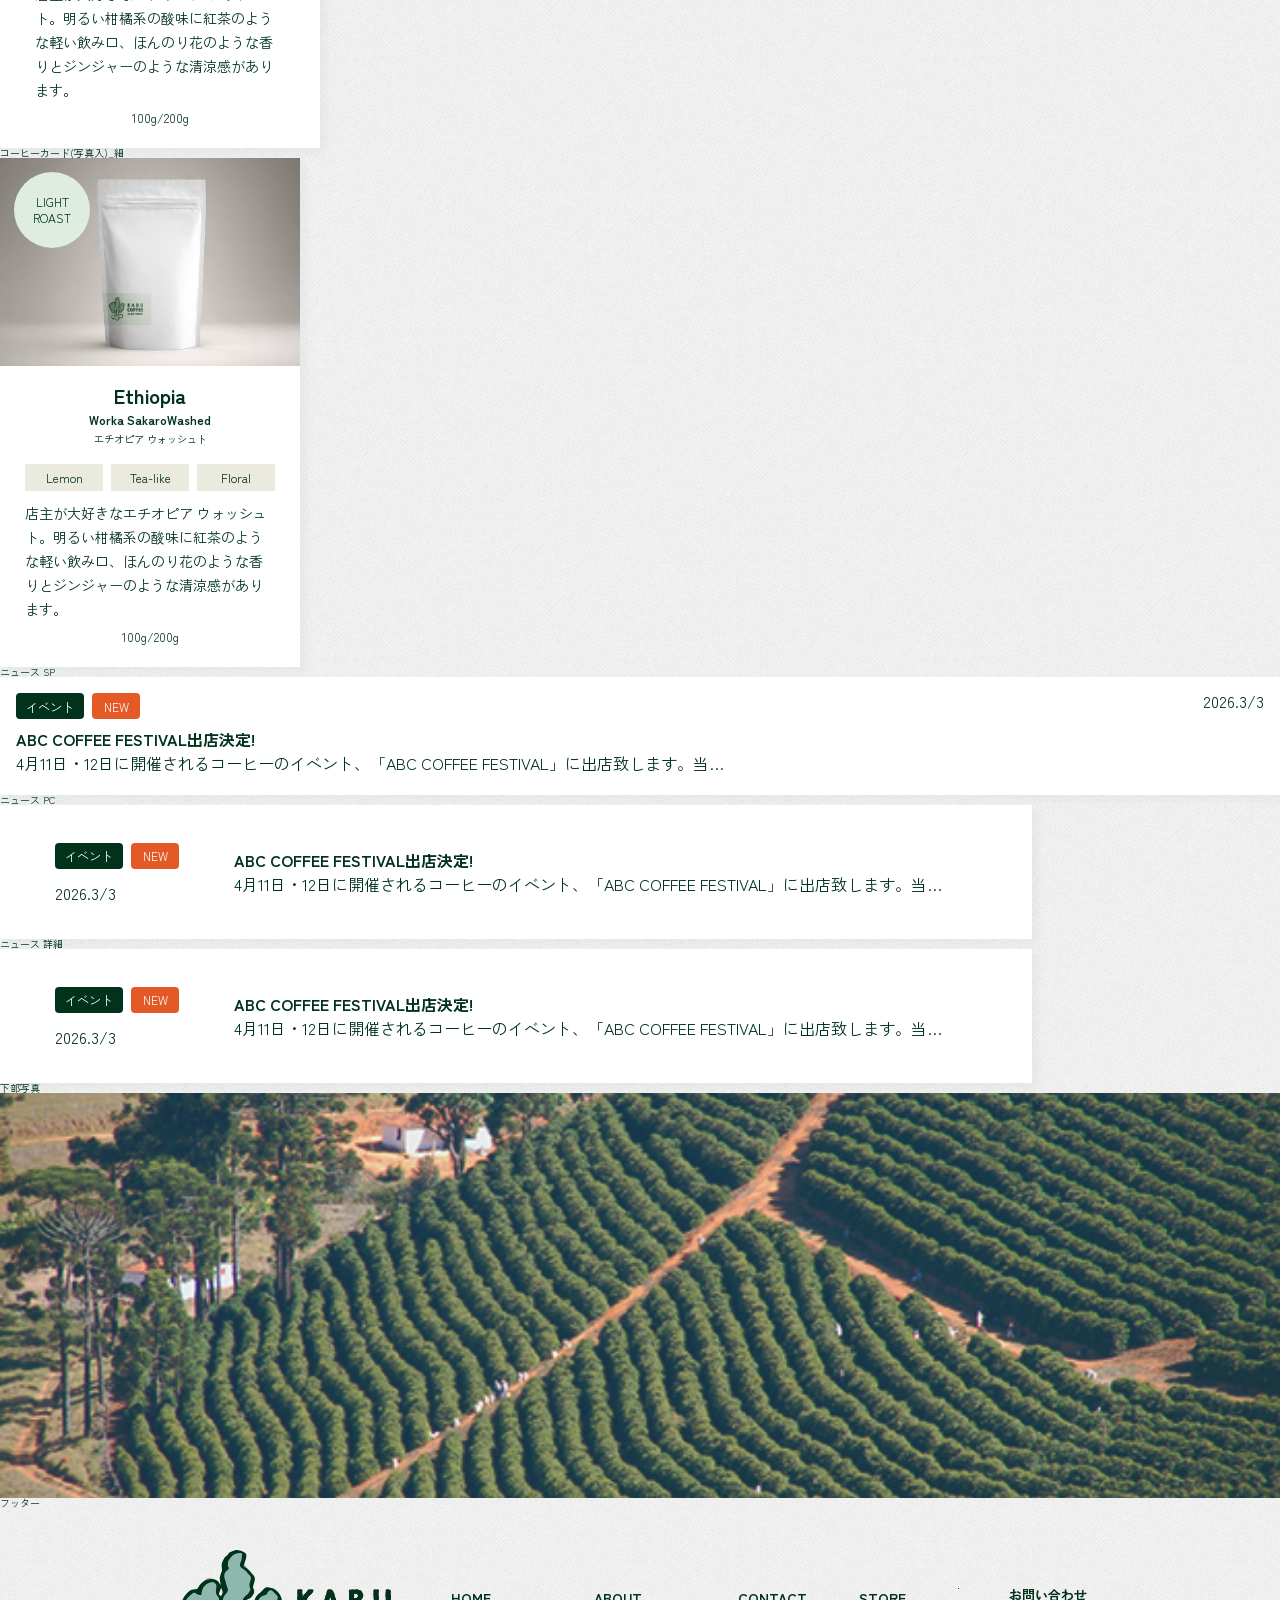
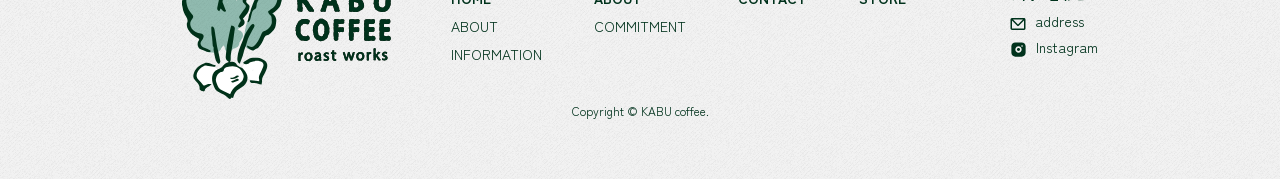
<file: components.html>
<!DOCTYPE html>
<html lang="ja">

<head>
    <meta charset="UTF-8">
    <meta name="viewport" content="width=device-width, initial-scale=1.0">
    <title>Component</title>


    <link rel="stylesheet" href="css/style.css">
    <link rel="stylesheet" href="css/components.css">
    <link rel="stylesheet" href="css/common.css">
    <script src="js/script.js" defer></script>


    <!-- Google Fonts -->
    <link rel="preconnect" href="https://fonts.googleapis.com">
    <link rel="preconnect" href="https://fonts.gstatic.com" crossorigin>
    <link
        href="https://fonts.googleapis.com/css2?family=LINE+Seed+Sans:wght@400;700&family=Zen+Kaku+Gothic+Antique:wght@400;700&display=swap"
        rel="stylesheet">

</head>

<body>

    <!-- ヘッダー -->
    <header class="l-header">
        <!-- logo -->
        <h1 class="l-header__logo">
            <a href="index.html">
                <picture>
                    <source media="(min-width: 76.8rem)" srcset="img/logo_nav_m.svg">
                    <img src="img/logo_nav_2line.svg" alt="Kabu Coffee logo">

                    <div class="btn-container"><button class="btn-effect-6">6. SHAKY</button></div>

                </picture>
            </a>
        </h1>

        <!-- 【SP】ハンバーガーメニューボタン -->
        <button class="l-header__navBtn" type="button">
            <span></span>
        </button>

        <!-- ナビゲーション -->
        <nav class="l-header__nav">
            <!-- 【SP】クローズボタン -->
            <button class="l-header__navClose" type="button"></button>
            <ul class="l-header__navList">
                <li class="l-header__navItem"><a href="index.html">Home</a></li>
                <!-- <li class="l-header__navItem"><a href="beans.html">Beans</a></li> -->
                <li class="l-header__navItem"><a href="about.html">About</a></li>
                <li class="l-header__navItem"><a href="contact.html">Contact</a></li>
                <li class="l-header__navItem"><a href="https://kabucoffee.base.shop/">Store</a></li>
                <li class="l-header__navItem">
                    <a href="https://www.instagram.com/kabucoffee_rw/" class="l-header__navLink l-header__instagram">Instagram</a>
                </li>
            </ul>
            <p class="l-header__navLogo">
                <img src="img/logo_nav_2line.svg" alt="KABU logo">
            </p>
        </nav>
    </header>

    <main>
        <!-- セクションタイトル_SP  -->
        <div>
            <p>セクションタイトルSP</p>
            <h2 class="c-sectionTitleSp">
                <span class="c-sectionTitleSp__title">Title</span>
                <span class="c-sectionTitleSp__subTitle">サブタイトルが<br>入ります</span>
            </h2>
        </div>

        <!-- セクションタイトル_PC  -->
        <div>
            <p>セクションタイトルPC</p>
            <h2 class="c-sectionTitlePc">
                <span class="c-sectionTitlePc__title">Title</span>
                <span class="c-sectionTitlePc__subTitle">サブタイトルが<br>入ります</span>
            </h2>
        </div>


        <!-- ヘディングタイトル SP -->
        <p>ヘディングタイトルSP</p>
        <h2 class="c-headingSp">
            <span class="c-headingSp__title">Title</span>
            <span class="c-headingSp__subTitle">サブタイトルが入ります</span>
        </h2>

        <!-- ヘディングタイトル PC -->
        <p>ヘディングタイトルPC</p>
        <h2 class="c-headingPc">
            <span class="c-headingPc__title">Title</span>
            <span class="c-headingPc__subTitle">サブタイトルが入ります</span>
        </h2>


        <!--viewボタン  -->
        <p>viewボタン</p>
        <a href="#" class="c-viewBtn">view more</a>
        <a href="#" class="c-viewBtn c-viewBtn--pc">view more</a>


        <!-- サブボタン -->
        <p>サブボタン</p>
        <a href="#" class="c-SubBtnSp">close</a>
        <a href="#" class="c-SubBtnSp--arrow">サンプル注文</a>
        <a href="#" class="c-SubBtnSp--icon">サンプル注文</a>
        <a href="#" class="c-SubBtnSp--icon c-SubBtnPc">サンプル注文</a>


        <!-- バッジ -->
        <p>バッジ</p>
        <a href="#" class="c-badge">イベント</a>
        <a href="#" class="c-badge c-badge--orange">new</a>
        <a href="#" class="c-badge c-badge--Pc">イベント</a>
        <a href="#" class="c-badge c-badge--orangePc">new</a>
        <a href="#" class="c-badge c-badge--small">必須</a>


        <!-- ボタン -->
        <p>ボタン</p>
        <a href="#" class="c-btn">カートを確認</a>
        <a href="#" class="c-btn c-btn--orange">カートを確認</a>
        <a href="#" class="c-btn c-btn--Pc">商品詳細</a>
        <a href="#" class="c-btn c-btnPc--orangePc">商品詳細</a>


        <!-- チェックボタン -->
        <p>チェックボタン</p>
        <a href="#" class="c-checkBtn">
            <img src="img/Icon_entypo_plus.svg" alt="">
        </a>
        <a href="#" class="c-checkBtn c-checkBtn--orange">
            <img src="img/Icon_stash_check-solid.svg" alt="">
        </a>
        <a href="#" class="c-checkBtn c-checkBtn--Pc">
            <img src="img/Icon_entypo_plus.svg" alt="">
        </a>
        <a href="#" class="c-checkBtn c-checkBtn--orangePc">
            <img src="img/Icon_stash_check-solid.svg" alt="">
        </a>


        <!-- コーヒーカード -->
        <p>コーヒーカード</p>
        <div class="c-productCard">
            <div class="c-productCard__badge">
                <p>Light Roast</p>
            </div>
            <div class="c-productCard__title">
                <h2 class="c-productCard__mainTitle">Ethiopia</h2>
                <h3 class="c-productCard__subTitleEn">Worka SakaroWashed</h3>
                <h3 class="c-productCard__subTitleJa">エチオピア ウォッシュト</h3>
            </div>
            <div class="c-productCard__content">
                <p>店主が大好きなエチオピア ウォッシュト。明るい柑橘系の酸味に紅茶のような軽い飲み口、ほんのり花のような香りとジンジャーのような清涼感があります。</p>
            </div>
            <div class="c-productCard__flavors">
                <div class="c-productCard__flavor">
                    <p>Lemon</p>
                </div>
                <div class="c-productCard__flavor">
                    <p>Tea-like</p>
                </div>
                <div class="c-productCard__flavor">
                    <p>Floral</p>
                </div>
            </div>
            <p class="c-productCard__weight">100g/200g</p>
        </div>

        <p>コーヒーカード_細</p>
        <div class="c-productCard c-productCard--thin">
            <div class="c-productCard__badge">
                <p>Light Roast</p>
            </div>
            <div class="c-productCard__title">
                <h2 class="c-productCard__mainTitle">Ethiopia</h2>
                <h3 class="c-productCard__subTitleEn">Worka SakaroWashed</h3>
                <h3 class="c-productCard__subTitleJa">エチオピア ウォッシュト</h3>
            </div>
            <div class="c-productCard__content">
                <p>店主が大好きなエチオピア ウォッシュト。明るい柑橘系の酸味に紅茶のような軽い飲み口、ほんのり花のような香りとジンジャーのような清涼感があります。</p>
            </div>
            <div class="c-productCard__flavors">
                <div class="c-productCard__flavor">
                    <p>Lemon</p>
                </div>
                <div class="c-productCard__flavor">
                    <p>Tea-like</p>
                </div>
                <div class="c-productCard__flavor">
                    <p>Floral</p>
                </div>
            </div>
        </div>

        <p>コーヒーカード_詳細</p>
        <div class="c-productCard--detail">
            <div class="c-productCard__badge">
                <p>Light Roast</p>
            </div>
            <div class="c-productCard__title">
                <h2 class="c-productCard__mainTitle">Ethiopia</h2>
                <h3 class="c-productCard__subTitleEn">Worka SakaroWashed</h3>
                <h3 class="c-productCard__subTitleJa">エチオピア ウォッシュト</h3>
            </div>
            <div class="c-productCard--detail__description">
                <dl>
                    <dt class="c-productCard--detail__descriptionTitle">風　味</dt>
                    <dd class="c-productCard--detail__descriptionText">レモン、ティーライク、フローラル、ベルガモット、ジンジャー</dd>
                </dl>
                <dl>
                    <dt class="c-productCard--detail__descriptionTitle">焙　煎</dt>
                    <dd class="c-productCard--detail__descriptionText">浅煎り</dd>
                </dl>
                <dl>
                    <dt class="c-productCard--detail__descriptionTitle">国　名</dt>
                    <dd class="c-productCard--detail__descriptionText">エチオピア</dd>
                </dl>
                <dl>
                    <dt class="c-productCard--detail__descriptionTitle">地　域</dt>
                    <dd class="c-productCard--detail__descriptionText">ゲデオ県ゲデブ郡ウォルカ</dd>
                </dl>
                <dl>
                    <dt class="c-productCard--detail__descriptionTitle">生産者</dt>
                    <dd class="c-productCard--detail__descriptionText">地域の小生産者(代表イェスフ氏)</dd>
                </dl>
                <dl>
                    <dt class="c-productCard--detail__descriptionTitle">標　高</dt>
                    <dd class="c-productCard--detail__descriptionText">1993-1999m</dd>
                </dl>
                <dl>
                    <dt class="c-productCard--detail__descriptionTitle">品　種</dt>
                    <dd class="c-productCard--detail__descriptionText">原生品種</dd>
                </dl>
                <dl>
                    <dt class="c-productCard--detail__descriptionTitle">精　製</dt>
                    <dd class="c-productCard--detail__descriptionText">水洗式 （ Fully Washed）</dd>
                </dl>
            </div>
            <div class="c-productCard--detail__prices">
                <div class="c-productCard--detail__price">
                    <div class="c-productCard--detail__weight">100g</div>
                    <h2 class="c-productCard--detail__priceEn">¥1,300</h2>
                    <p class="c-productCard--detail__priceJa">(税込)</p>
                </div>
                <div class="c-productCard--detail__price">
                    <div class="c-productCard--detail__weight">100g</div>
                    <h2 class="c-productCard--detail__priceEn">¥1,300</h2>
                    <p class="c-productCard--detail__priceJa">(税込)</p>
                </div>
                <p>送料が別途¥500かかります</p>
            </div>
            <div class="c-productCard--detail__content">
                <p>店主が大好きなエチオピア ウォッシュト。明るい柑橘系の酸味に紅茶のような軽い飲み口、ほんのり花のような香りとジンジャーのような清涼感。りとジンジャーのような清涼感。</p>
            </div>
            <a href="#" class="c-SubBtnSp">close</a>
            <div class="c-productCard--detail__img">
                <img src="img/Area_Ethiopia_guji.jpg" alt="エチオピア ウォッシュトの写真">
            </div>
        </div>


        <p>コーヒーカード_詳細_PC</p>
        <div class="c-productCard--detail c-productCard--detailPc">
            <div class="c-productCard__badge c-photoCard__detailBadge">
                <p>Light Roast</p>
            </div>
            <div class="c-productCard--detailTop"> 
                <div class="c-productCard__title c-productCard__titlePc">
                    <h2 class="c-productCard__mainTitle c-productCard__mainTitlePc">Ethiopia</h2>
                    <h3 class="c-productCard__subTitleEn c-productCard__subTitleEnPc">Worka SakaroWashed</h3>
                    <h3 class="c-productCard__subTitleJa c-productCard__subTitleJaPc">エチオピア ウォッシュト</h3>
                </div>
            </div>
            <div class="c-productCard--detailBottom">
                <div class="c-productCard--detail__description c-productCard--detail__descriptionPc">
                    <dl>
                        <dt class="c-productCard--detail__descriptionTitle">風　味</dt>
                        <dd class="c-productCard--detail__descriptionText">レモン、ティーライク、フローラル、ベルガモット、ジンジャー</dd>
                    </dl>
                    <dl>
                        <dt class="c-productCard--detail__descriptionTitle">焙　煎</dt>
                        <dd class="c-productCard--detail__descriptionText">浅煎り</dd>
                    </dl>
                    <dl>
                        <dt class="c-productCard--detail__descriptionTitle">国　名</dt>
                        <dd class="c-productCard--detail__descriptionText">エチオピア</dd>
                    </dl>
                    <dl>
                        <dt class="c-productCard--detail__descriptionTitle">地　域</dt>
                        <dd class="c-productCard--detail__descriptionText">ゲデオ県ゲデブ郡ウォルカ</dd>
                    </dl>
                    <dl>
                        <dt class="c-productCard--detail__descriptionTitle">生産者</dt>
                        <dd class="c-productCard--detail__descriptionText">地域の小生産者(代表イェスフ氏)</dd>
                    </dl>
                    <dl>
                        <dt class="c-productCard--detail__descriptionTitle">標　高</dt>
                        <dd class="c-productCard--detail__descriptionText">1993-1999m</dd>
                    </dl>
                    <dl>
                        <dt class="c-productCard--detail__descriptionTitle">品　種</dt>
                        <dd class="c-productCard--detail__descriptionText">原生品種</dd>
                    </dl>
                    <dl>
                        <dt class="c-productCard--detail__descriptionTitle">精　製</dt>
                        <dd class="c-productCard--detail__descriptionText">水洗式 （ Fully Washed）</dd>
                    </dl>
                </div>
                <div class="c-productCard--detailRight">
                    <div class="c-productCard--detail__prices">
                        <div class="c-productCard--detail__price">
                            <div class="c-productCard--detail__weight">100g</div>
                            <h2 class="c-productCard--detail__priceEn">¥1,300</h2>
                            <p class="c-productCard--detail__priceJa">(税込)</p>
                        </div>
                        <div class="c-productCard--detail__price">
                            <div class="c-productCard--detail__weight">100g</div>
                            <h2 class="c-productCard--detail__priceEn">¥1,300</h2>
                            <p class="c-productCard--detail__priceJa">(税込)</p>
                        </div>
                        <p>送料が別途¥500かかります</p>
                    </div>
                    <div class="c-productCard--detail__content">
                        <p>店主が大好きなエチオピア ウォッシュト。明るい柑橘系の酸味に紅茶のような軽い飲み口、ほんのり花のような香りとジンジャーのような清涼感。りとジンジャーのような清涼感。</p>
                    </div>
                </div>
            </div>
            <a href="#" class="c-SubBtnSp c-productCard--close">close</a>
            <div class="c-productCard--detail__img c-productCard--detail__imgPc">
                <img src="img/Area_Ethiopia_guji.jpg" alt="エチオピア ウォッシュトの写真">
            </div>
        </div>

        <p>コーヒーカード(写真入)</p>
        <div class="c-photoCard">
            <div class="c-photoCard__badge">
                <p>Light<br>Roast</p>
            </div>
            <div class="  c-photoCard__img">
                <img src="img/Top_coffeeBag.png" alt="コーヒーの袋">
            </div>
            <div class="c-photoCard__title">
                <h2 class="c-photoCard__mainTitle">Ethiopia</h2>
                <h3 class="c-photoCard__subTitleEn">Worka SakaroWashed</h3>
                <h3 class="c-photoCard__subTitleJa">エチオピア ウォッシュト</h3>
            </div>
            <div class="c-photoCard__flavors">
                <div class="c-photoCard__flavor">
                    <p>Lemon</p>
                </div>
                <div class="c-photoCard__flavor">
                    <p>Tea-like</p>
                </div>
                <div class="c-photoCard__flavor">
                    <p>Floral</p>
                </div>
            </div>
            <div class="c-photoCard__content">
                <p>店主が大好きなエチオピア ウォッシュト。明るい柑橘系の酸味に紅茶のような軽い飲み口、ほんのり花のような香りとジンジャーのような清涼感があります。</p>
            </div>
            <p class="c-photoCard__weight">100g/200g</p>
        </div>

        <p>コーヒーカード(写真入)_PC</p>
        <div class="c-photoCard">
            <div class="c-photoCard__badge c-photoCard__badge--pc">
                <p>Light<br>Roast</p>
            </div>
            <div class="  c-photoCard__img">
                <img src="img/Top_coffeeBag.png" alt="コーヒーの袋">
            </div>
            <div class="c-photoCard__title c-photoCard__title--pc">
                <h2 class="c-photoCard__mainTitle c-photoCard__mainTitle--pc">Ethiopia</h2>
                <h3 class="c-photoCard__subTitleEn c-photoCard__subTitleEn--pc">Worka SakaroWashed</h3>
                <h3 class="c-photoCard__subTitleJa c-photoCard__subTitleJa--pc">エチオピア ウォッシュト</h3>
            </div>
            <div class="c-photoCard__flavors">
                <div class="c-photoCard__flavor">
                    <p>Lemon</p>
                </div>
                <div class="c-photoCard__flavor">
                    <p>Tea-like</p>
                </div>
                <div class="c-photoCard__flavor">
                    <p>Floral</p>
                </div>
            </div>
            <div class="c-photoCard__content">
                <p>店主が大好きなエチオピア ウォッシュト。明るい柑橘系の酸味に紅茶のような軽い飲み口、ほんのり花のような香りとジンジャーのような清涼感があります。</p>
            </div>
            <p class="c-photoCard__weight">100g/200g</p>
        </div>

        <p>コーヒーカード(写真入)_細</p>
        <div class="c-photoCard c-photoCard--thin">
            <div class="c-photoCard__badge">
                <p>Light<br>Roast</p>
            </div>
            <div class="  c-photoCard__img">
                <img src="img/Top_coffeeBag.png" alt="コーヒーの袋">
            </div>
            <div class="c-photoCard__title">
                <h2 class="c-photoCard__mainTitle">Ethiopia</h2>
                <h3 class="c-photoCard__subTitleEn">Worka SakaroWashed</h3>
                <h3 class="c-photoCard__subTitleJa">エチオピア ウォッシュト</h3>
            </div>
            <div class="c-photoCard__flavors">
                <div class="c-photoCard__flavor">
                    <p>Lemon</p>
                </div>
                <div class="c-photoCard__flavor">
                    <p>Tea-like</p>
                </div>
                <div class="c-photoCard__flavor">
                    <p>Floral</p>
                </div>
            </div>
            <div class="c-photoCard__content">
                <p>店主が大好きなエチオピア ウォッシュト。明るい柑橘系の酸味に紅茶のような軽い飲み口、ほんのり花のような香りとジンジャーのような清涼感があります。</p>
            </div>
            <p class="c-photoCard__weight">100g/200g</p>
        </div>

        <!-- ニュース SP-->
        <p>ニュース SP</p>
        <div class="c-news">
            <div class="c-news__left">
                <div class="c-news__badges">
                    <a href="#" class="c-badge">イベント</a>
                    <a href="#" class="c-badge c-badge--orange">new</a>
                </div>
                <p class="c-news__Date">2026.3/3</p>
            </div>
            <div class="c-news__right">
                <h3 class="c-news__Title">ABC COFFEE FESTIVAL出店決定!</h3>
                <p class="c-news__Content">4月11日・12日に開催されるコーヒーのイベント、「ABC COFFEE FESTIVAL」に出店致します。当…
                </p>
            </div>
        </div>

        <!-- news PC -->
        <p>ニュース PC</p>
        <div class="c-news c-news--Pc">
            <div class="c-news__left c-news__leftPc">
                <div class="c-news__badges">
                    <a href="#" class="c-badge">イベント</a>
                    <a href="#" class="c-badge c-badge--orange">new</a>
                </div>
                <p class="c-news__Date">2026.3/3</p>
            </div>
            <div class="c-news__right c-news__rightPc">
                <h3 class="c-news__Title c-news__titlePc">ABC COFFEE FESTIVAL出店決定!</h3>
                <p class="c-news__Content c-news__contentPc">4月11日・12日に開催されるコーヒーのイベント、「ABC COFFEE FESTIVAL」に出店致します。当…
                </p>
            </div>
        </div>

        <!-- news 詳細表示 -->
        <p>ニュース 詳細</p>
        <div class="c-news c-news--Pc is-show js-news">
            <div class="c-newsSwitch">
                <button class="js-switch-btn"></button>
            </div>
            <div class="c-news__left c-news__leftPc">
                <div class="c-news__badges">
                    <a href="#" class="c-badge">イベント</a>
                    <a href="#" class="c-badge c-badge--orange">new</a>
                </div>
                <p class="c-news__Date">2026.3/3</p>
            </div>
            <div class="c-news__right c-news__rightPc">
                <h3 class="c-news__Title c-news__titlePc">ABC COFFEE FESTIVAL出店決定!</h3>
                <p class="c-news__Content c-news__contentPc">4月11日・12日に開催されるコーヒーのイベント、「ABC COFFEE
                    FESTIVAL」に出店致します。当…
                </p>
            </div>
        </div>
        <div class="c-newsOpen is-hide js-newsOpen">
            <button class="c-newsClose" type="button"></button>
            <div class="p-newsOpen__Top">
                <div class="c-news__badges">
                    <a href="#" class="c-badge">イベント</a>
                    <a href="#" class="c-badge c-badge--orange">new</a>
                </div>
                <p class="c-news__Date">2026.3/3</p>
            </div>
            <div class="c-c-newsOpen__Content">
                <h3 class="c-news__Title c-news__titlePc">ABC COFFEE FESTIVAL出店決定!</h3>
                <p>4月11日・12日に開催されるコーヒーのイベント、「ABC COFFEE
                    FESTIVAL」に出店致します。当日は、当店自慢の自家焙煎豆を使用したハンドドリップコーヒーをご用意してお待ちしております。普段はオンラインショップや卸売がメインのため、皆様に直接お会いできるこの機会をとても楽しみにしております。
                    会場では、イベント限定のオリジナルブレンドや、ご自宅でも手軽に楽しめるコーヒーバッグも販売予定です。春の心地よい空気の中で、こだわりの一杯をぜひ味わいに来てください！
                </p>
            </div>
            <div class="c-newsOpen__img">
                <img src="img/News_beans.png" alt="珈琲豆">
            </div>
            <a href="#" class="c-SubBtnSp c-newsCloseButton">close</a>

        </div>

    </main>


    <!-- 下部写真 -->
    <p>下部写真</p>
    <div class="p-topItems__img">
        <img src="img/Footer_field.jpg" alt="コーヒー畑の様子">
    </div>


    <!-- フッター -->
    <p>フッター</p>
    <footer class="l-footer">

        <div class="l-footer__content">
            <div class="l-footer__logo">
                <picture>
                    <source media="(min-width: 76.8rem)" srcset="img/logo_nav_2line.svg">
                    <img src="img/logo_nav.svg" alt="Kabu Coffee logo">
                </picture>
            </div>
            <nav class="l-footer__nav">
                <dl class="l-footer__navList">
                    <dt><a href="index.html">Home</a></dt>
                    <dd><a href="index.html">About</a></dd>
                    <dd><a href="index.html">Information</a></dd>
                    <!-- <dd><a href="#">Beans</a></dd> -->
                </dl>
                <!-- <dl class="l-footer__navList">
                    <dt><a href="beans.html">Beans</a></dt>
                </dl> -->
                <dl class="l-footer__navList">
                    <dt><a href="about.html">About</a></dt>
                    <dd><a href="about.html">Commitment</a></dd>
                </dl>
                <dl class="l-footer__navList">
                    <dt><a href="contact.html">Contact</a></dt>
                </dl>
                <dl class="l-footer__navList">
                    <dt><a href="https://kabucoffee.base.shop/">Store</a></dt>
                </dl>
                <div class="l-footer__contact">
                    <div>
                        <p class="l-footer__contactTitle">お問い合わせ</p>
                        <ul class="l-footer__contactDetail">
                            <li><a href="contact.html">address</a></li>
                            <li><a href="https://www.instagram.com/kabucoffee_rw/">Instagram</a></li>
                        </ul>
                    </div>
                </div>
            </nav>
        </div>

        <small class="l-footer__copyright">
            Copyright &copy; KABU coffee.
        </small>
    </footer>
</body>

</html>
</file>
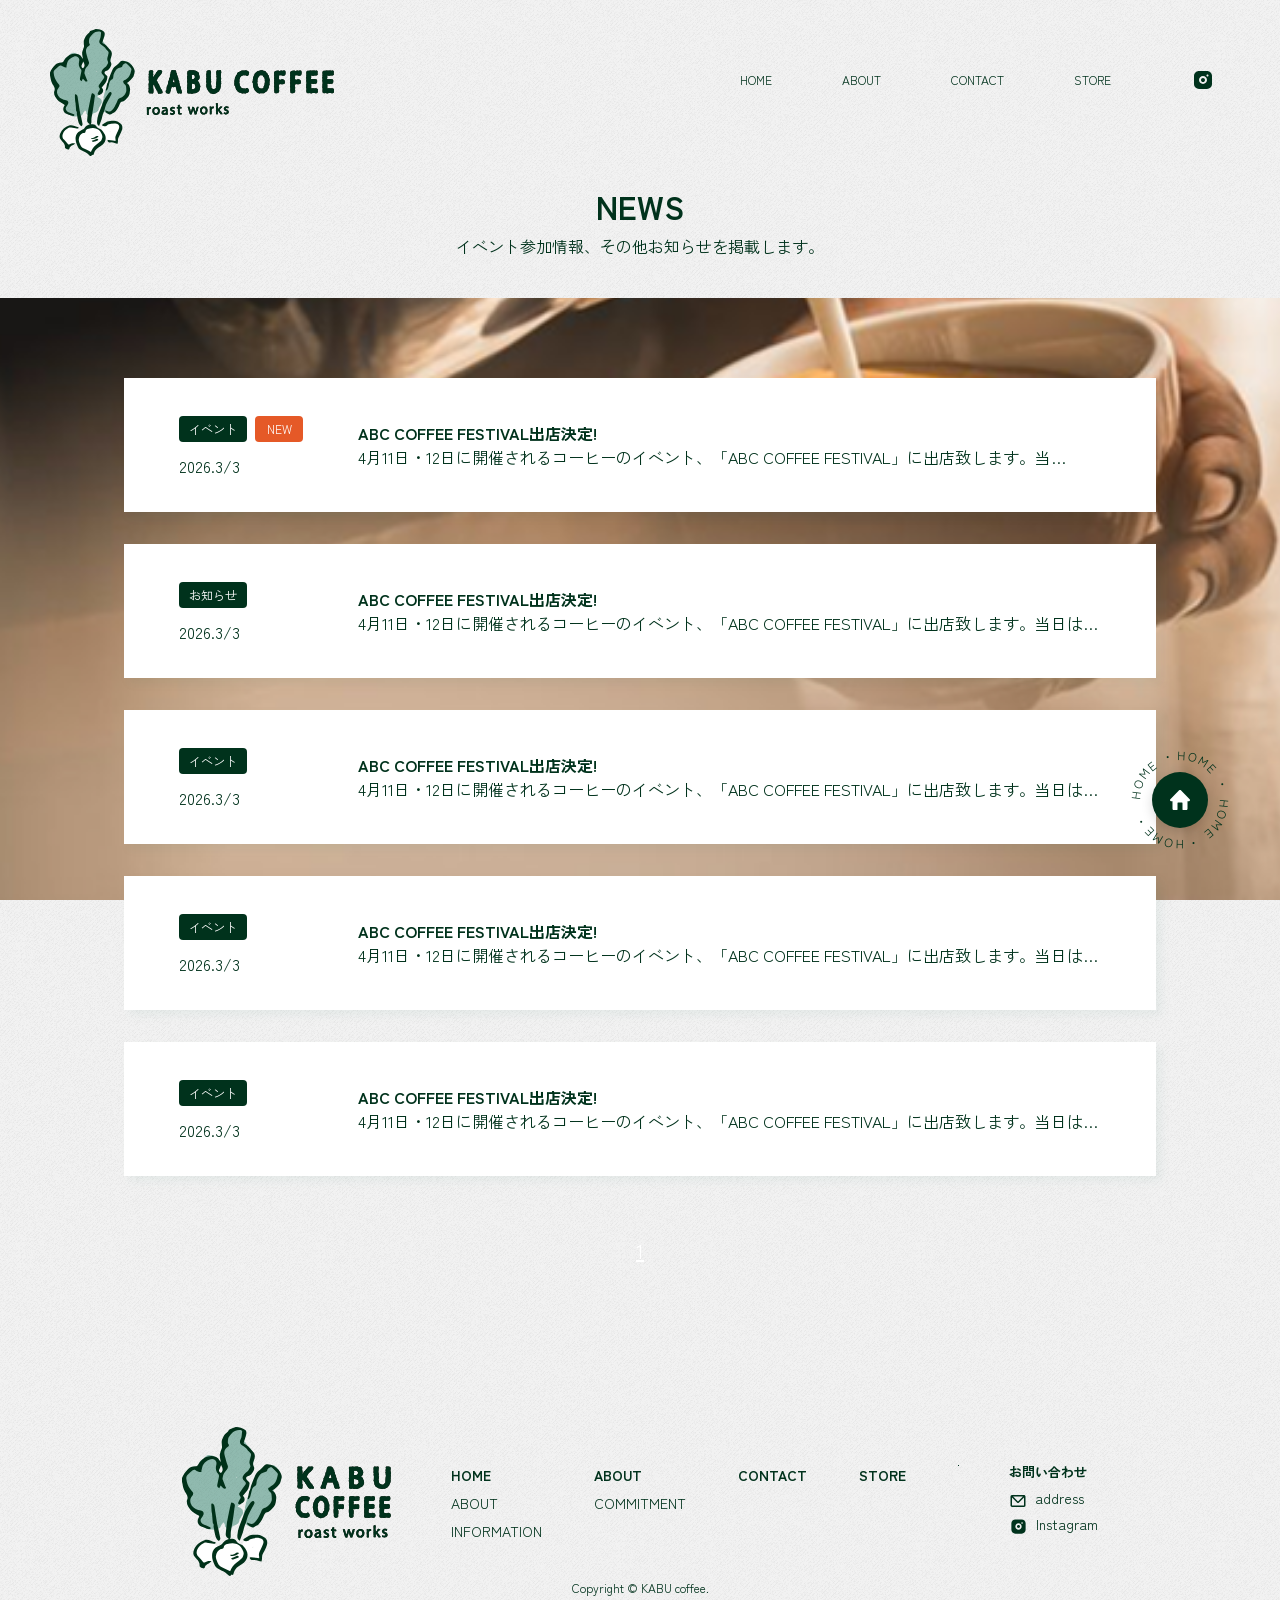
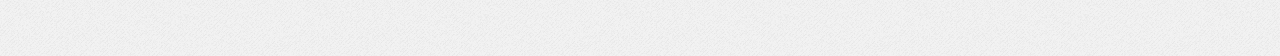
<file: news.html>
<!DOCTYPE html>
<html lang="ja">

<head>
    <meta charset="UTF-8">
    <meta name="viewport" content="width=device-width, initial-scale=1.0">
    <title>KABU Coffee</title>

    <link rel="stylesheet" href="css/components.css">
    <link rel="stylesheet" href="css/common.css">
    <link rel="stylesheet" href="css/news.css">
    <script src="js/script.js" defer></script>

    <link rel="preconnect" href="https://fonts.googleapis.com">
    <link rel="preconnect" href="https://fonts.gstatic.com" crossorigin>
    <link
        href="https://fonts.googleapis.com/css2?family=LINE+Seed+Sans:wght@400;700&family=Zen+Kaku+Gothic+Antique:wght@400;700&display=swap"
        rel="stylesheet">
</head>

<body>
    <!-- ヘッダー -->
    <header class="l-header">
        <!-- logo -->
        <h1 class="l-header__logo">
            <a href="index.html">
                <picture>
                    <source media="(min-width: 76.8rem)" srcset="img/logo_nav_m.svg">
                    <img src="img/logo_nav_2line.svg" alt="Kabu Coffee logo">
                </picture>
            </a>
        </h1>

        <!-- 【SP】ハンバーガーメニューボタン -->
        <button class="l-header__navBtn" type="button">
            <span></span>
        </button>

        <!-- ナビゲーション -->
        <nav class="l-header__nav">
            <!-- 【SP】クローズボタン -->
            <button class="l-header__navClose" type="button"></button>
            <ul class="l-header__navList">
                <li class="l-header__navItem"><a href="index.html">Home</a></li>
              
                <li class="l-header__navItem"><a href="about.html">About</a></li>
                <li class="l-header__navItem"><a href="contact.html">Contact</a></li>
                <li class="l-header__navItem"><a href="https://kabucoffee.base.shop/">Store</a></li>
                <li class="l-header__navItem">
                    <a href="https://www.instagram.com/kabucoffee_rw/" class="l-header__navLink l-header__instagram">Instagram</a>
                </li>
            </ul>
            <p class="l-header__navLogo">
                <img src="img/logo_nav_2line.svg" alt="KABU logo">
            </p>
        </nav>
    </header>


    <main>
        <div class="l-container l-containerNews">
            <section class="p-news">
                <h2 class="c-sectionTitleSp c-sectionTitlePc">
                    <span class="c-sectionTitleSp__title c-sectionTitlePc__title">news</span>
                    <span class="c-sectionTitleSp__subTitle c-sectionTitlePc__subTitle">イベント参加情報、その他お知らせを掲載します。</span>
                </h2>

                <!-- <div class="p-news__img">
                    <img src="img/Area_Guatemala.jpg" alt="コーヒーの木">
                </div> -->


                <div class="parallax-section img-section-02">
                    <div class="p-news__cards">
                        <div class="c-news c-news--Pc is-show js-news">
                            <div class="c-newsSwitch">
                                <button class="js-switch-btn"></button>
                            </div>
                            <div class="c-news__left c-news__leftPc">
                                <div class="c-news__badges">
                                    <a href="#" class="c-badge">イベント</a>
                                    <a href="#" class="c-badge c-badge--orange">new</a>
                                </div>
                                <p class="c-news__Date">2026.3/3</p>
                            </div>
                            <div class="c-news__right c-news__rightPc">
                                <h3 class="c-news__Title c-news__titlePc">ABC COFFEE FESTIVAL出店決定!</h3>
                                <p class="c-news__Content c-news__contentPc">4月11日・12日に開催されるコーヒーのイベント、「ABC COFFEE
                                    FESTIVAL」に出店致します。当…
                                </p>
                            </div>
                        </div>
                        <div class="c-newsOpen is-hide js-newsOpen">
                            <button class="c-newsClose" type="button"></button>
                            <div class="p-newsOpen__Top">
                                <div class="c-news__badges">
                                    <a href="#" class="c-badge">イベント</a>
                                    <a href="#" class="c-badge c-badge--orange">new</a>
                                </div>
                                <p class="c-news__Date">2026.3/3</p>
                            </div>
                            <div class="c-c-newsOpen__Content">
                                <h3 class="c-news__Title c-news__titlePc">ABC COFFEE FESTIVAL出店決定!</h3>
                                <p>4月11日・12日に開催されるコーヒーのイベント、「ABC COFFEE
                                    FESTIVAL」に出店致します。当日は、当店自慢の自家焙煎豆を使用したハンドドリップコーヒーをご用意してお待ちしております。普段はオンラインショップや卸売がメインのため、皆様に直接お会いできるこの機会をとても楽しみにしております。
                                    会場では、イベント限定のオリジナルブレンドや、ご自宅でも手軽に楽しめるコーヒーバッグも販売予定です。春の心地よい空気の中で、こだわりの一杯をぜひ味わいに来てください！
                                </p>
                            </div>
                            <div class="c-newsOpen__img">
                                <img src="img/photp_event.png" alt="珈琲豆">
                            </div>
                            <a href="#" class="c-SubBtnSp c-newsCloseButton">close</a>

                        </div>

                        <div class="c-news c-news--Pc is-show js-news">
                            <div class="c-newsSwitch">
                                <button class="js-switch-btn"></button>
                            </div>
                            <div class="c-news__left c-news__leftPc">
                                <div class="c-news__badges">
                                    <a href="#" class="c-badge">お知らせ</a>
                                </div>
                                <p class="c-news__Date">2026.3/3</p>
                            </div>
                            <div class="c-news__right c-news__rightPc">
                                <h3 class="c-news__Title c-news__titlePc">ABC COFFEE FESTIVAL出店決定!</h3>
                                <p class="c-news__Content c-news__contentPc">4月11日・12日に開催されるコーヒーのイベント、「ABC COFFEE
                                    FESTIVAL」に出店致します。当日は、当店自慢の自家焙煎豆を使用したハンドドリップコーヒーをご用意してお待ちしております。普段はオンラインショップや卸売がメインのため、皆様に直接お会いできるこの機会をとても楽しみにしております。
                                    会場では、イベント限定のオリジナルブレンドや、ご自宅でも手軽に楽しめるコーヒーバッグも販売予定です。春の心地よい空気の中で、こだわりの一杯をぜひ味わいに来てください！
                                </p>
                            </div>
                        </div>
                        <div class="c-newsOpen is-hide js-newsOpen">
                            <button class="c-newsClose" type="button"></button>
                            <div class="p-newsOpen__Top">
                                <div class="c-news__badges">
                                    <a href="#" class="c-badge">お知らせ</a>
                                </div>
                                <p class="c-news__Date">2026.3/3</p>
                            </div>
                            <div class="c-c-newsOpen__Content">
                                <h3 class="c-news__Title c-news__titlePc">ABC COFFEE FESTIVAL出店決定!</h3>
                                <p>4月11日・12日に開催されるコーヒーのイベント、「ABC COFFEE
                                    FESTIVAL」に出店致します。当日は、当店自慢の自家焙煎豆を使用したハンドドリップコーヒーをご用意してお待ちしております。普段はオンラインショップや卸売がメインのため、皆様に直接お会いできるこの機会をとても楽しみにしております。
                                    会場では、イベント限定のオリジナルブレンドや、ご自宅でも手軽に楽しめるコーヒーバッグも販売予定です。春の心地よい空気の中で、こだわりの一杯をぜひ味わいに来てください！
                                </p>
                            </div>
                            <div class="c-newsOpen__img">
                                <img src="img/News_beans.png" alt="珈琲豆">
                            </div>
                            <a href="#" class="c-SubBtnSp c-newsCloseButton">close</a>

                        </div>

                        <div class="c-news c-news--Pc is-show js-news">
                            <div class="c-newsSwitch">
                                <button class="js-switch-btn"></button>
                            </div>
                            <div class="c-news__left c-news__leftPc">
                                <div class="c-news__badges">
                                    <a href="#" class="c-badge">イベント</a>
                                    
                                </div>
                                <p class="c-news__Date">2026.3/3</p>
                            </div>
                            <div class="c-news__right c-news__rightPc">
                                <h3 class="c-news__Title c-news__titlePc">ABC COFFEE FESTIVAL出店決定!</h3>
                                <p class="c-news__Content c-news__contentPc">4月11日・12日に開催されるコーヒーのイベント、「ABC COFFEE
                                    FESTIVAL」に出店致します。当日は、当店自慢の自家焙煎豆を使用したハンドドリップコーヒーをご用意してお待ちしております。普段はオンラインショップや卸売がメインのため、皆様に直接お会いできるこの機会をとても楽しみにしております。
                                    会場では、イベント限定のオリジナルブレンドや、ご自宅でも手軽に楽しめるコーヒーバッグも販売予定です。春の心地よい空気の中で、こだわりの一杯をぜひ味わいに来てください！
                                </p>
                            </div>
                        </div>
                        <div class="c-newsOpen is-hide js-newsOpen">
                            <button class="c-newsClose" type="button"></button>
                            <div class="p-newsOpen__Top">
                                <div class="c-news__badges">
                                    <a href="#" class="c-badge">イベント</a>
                                    
                                </div>
                                <p class="c-news__Date">2026.3/3</p>
                            </div>
                            <div class="c-c-newsOpen__Content">
                                <h3 class="c-news__Title c-news__titlePc">ABC COFFEE FESTIVAL出店決定!</h3>
                                <p>4月11日・12日に開催されるコーヒーのイベント、「ABC COFFEE
                                    FESTIVAL」に出店致します。当日は、当店自慢の自家焙煎豆を使用したハンドドリップコーヒーをご用意してお待ちしております。普段はオンラインショップや卸売がメインのため、皆様に直接お会いできるこの機会をとても楽しみにしております。
                                    会場では、イベント限定のオリジナルブレンドや、ご自宅でも手軽に楽しめるコーヒーバッグも販売予定です。春の心地よい空気の中で、こだわりの一杯をぜひ味わいに来てください！
                                </p>
                            </div>
                            <div class="c-newsOpen__img">
                                <img src="img/News_beans.png" alt="珈琲豆">
                            </div>
                            <a href="#" class="c-SubBtnSp c-newsCloseButton">close</a>

                        </div>

                        <div class="c-news c-news--Pc is-show js-news">
                            <div class="c-newsSwitch">
                                <button class="js-switch-btn"></button>
                            </div>
                            <div class="c-news__left c-news__leftPc">
                                <div class="c-news__badges">
                                    <a href="#" class="c-badge">イベント</a>
                                    
                                </div>
                                <p class="c-news__Date">2026.3/3</p>
                            </div>
                            <div class="c-news__right c-news__rightPc">
                                <h3 class="c-news__Title c-news__titlePc">ABC COFFEE FESTIVAL出店決定!</h3>
                                <p class="c-news__Content c-news__contentPc">4月11日・12日に開催されるコーヒーのイベント、「ABC COFFEE
                                    FESTIVAL」に出店致します。当日は、当店自慢の自家焙煎豆を使用したハンドドリップコーヒーをご用意してお待ちしております。普段はオンラインショップや卸売がメインのため、皆様に直接お会いできるこの機会をとても楽しみにしております。
                                    会場では、イベント限定のオリジナルブレンドや、ご自宅でも手軽に楽しめるコーヒーバッグも販売予定です。春の心地よい空気の中で、こだわりの一杯をぜひ味わいに来てください！
                                </p>
                            </div>
                        </div>
                        <div class="c-newsOpen is-hide js-newsOpen">
                            <button class="c-newsClose" type="button"></button>
                            <div class="p-newsOpen__Top">
                                <div class="c-news__badges">
                                    <a href="#" class="c-badge">イベント</a>
                                    
                                </div>
                                <p class="c-news__Date">2026.3/3</p>
                            </div>
                            <div class="c-c-newsOpen__Content">
                                <h3 class="c-news__Title c-news__titlePc">ABC COFFEE FESTIVAL出店決定!</h3>
                                <p>4月11日・12日に開催されるコーヒーのイベント、「ABC COFFEE
                                    FESTIVAL」に出店致します。当日は、当店自慢の自家焙煎豆を使用したハンドドリップコーヒーをご用意してお待ちしております。普段はオンラインショップや卸売がメインのため、皆様に直接お会いできるこの機会をとても楽しみにしております。
                                    会場では、イベント限定のオリジナルブレンドや、ご自宅でも手軽に楽しめるコーヒーバッグも販売予定です。春の心地よい空気の中で、こだわりの一杯をぜひ味わいに来てください！
                                </p>
                            </div>
                            <div class="c-newsOpen__img">
                                <img src="img/News_beans.png" alt="珈琲豆">
                            </div>
                            <a href="#" class="c-SubBtnSp c-newsCloseButton">close</a>

                        </div>

                        <div class="c-news c-news--Pc is-show js-news">
                            <div class="c-newsSwitch">
                                <button class="js-switch-btn"></button>
                            </div>
                            <div class="c-news__left c-news__leftPc">
                                <div class="c-news__badges">
                                    <a href="#" class="c-badge">イベント</a>
                                    
                                </div>
                                <p class="c-news__Date">2026.3/3</p>
                            </div>
                            <div class="c-news__right c-news__rightPc">
                                <h3 class="c-news__Title c-news__titlePc">ABC COFFEE FESTIVAL出店決定!</h3>
                                <p class="c-news__Content c-news__contentPc">4月11日・12日に開催されるコーヒーのイベント、「ABC COFFEE
                                    FESTIVAL」に出店致します。当日は、当店自慢の自家焙煎豆を使用したハンドドリップコーヒーをご用意してお待ちしております。普段はオンラインショップや卸売がメインのため、皆様に直接お会いできるこの機会をとても楽しみにしております。
                                    会場では、イベント限定のオリジナルブレンドや、ご自宅でも手軽に楽しめるコーヒーバッグも販売予定です。春の心地よい空気の中で、こだわりの一杯をぜひ味わいに来てください！
                                </p>
                            </div>
                        </div>
                        <div class="c-newsOpen is-hide js-newsOpen">
                            <button class="c-newsClose" type="button"></button>
                            <div class="p-newsOpen__Top">
                                <div class="c-news__badges">
                                    <a href="#" class="c-badge">イベント</a>
                                    
                                </div>
                                <p class="c-news__Date">2026.3/3</p>
                            </div>
                            <div class="c-c-newsOpen__Content">
                                <h3 class="c-news__Title c-news__titlePc">ABC COFFEE FESTIVAL出店決定!</h3>
                                <p>4月11日・12日に開催されるコーヒーのイベント、「ABC COFFEE
                                    FESTIVAL」に出店致します。当日は、当店自慢の自家焙煎豆を使用したハンドドリップコーヒーをご用意してお待ちしております。普段はオンラインショップや卸売がメインのため、皆様に直接お会いできるこの機会をとても楽しみにしております。
                                    会場では、イベント限定のオリジナルブレンドや、ご自宅でも手軽に楽しめるコーヒーバッグも販売予定です。春の心地よい空気の中で、こだわりの一杯をぜひ味わいに来てください！
                                </p>
                            </div>
                            <div class="c-newsOpen__img">
                                <img src="img/News_beans.png" alt="珈琲豆">
                            </div>
                            <a href="#" class="c-SubBtnSp c-newsCloseButton">close</a>

                        </div>
                    </div>
                    <div class="p-news__pageNum">
                        <a href="#">1</a>
                    </div>

                </div>
        </div>
        </section>

        </div>


    </main>

    <!-- <div class="p-topItems__img">
        <img src="img/Footer_field.jpg" alt="コーヒー畑の様子">
    </div> -->

       <footer class="l-footer">

        <div class="l-footer__content">
            <div class="l-footer__logo">
                <picture>
                    <source media="(min-width: 76.8rem)" srcset="img/logo_nav_2line.svg">
                    <img src="img/logo_nav.svg" alt="Kabu Coffee logo">
                </picture>
            </div>
            <nav class="l-footer__nav">
                <dl class="l-footer__navList">
                    <dt><a href="index.html">Home</a></dt>
                    <dd><a href="index.html">About</a></dd>
                    <dd><a href="index.html">Information</a></dd>
                    <!-- <dd><a href="#">Beans</a></dd> -->
                </dl>
                <!-- <dl class="l-footer__navList">
                    <dt><a href="beans.html">Beans</a></dt>
                </dl> -->
                <dl class="l-footer__navList">
                    <dt><a href="about.html">About</a></dt>
                    <dd><a href="about.html">Commitment</a></dd>
                </dl>
                <dl class="l-footer__navList">
                    <dt><a href="contact.html">Contact</a></dt>
                </dl>
                <dl class="l-footer__navList">
                    <dt><a href="https://kabucoffee.base.shop/">Store</a></dt>
                </dl>
                <div class="l-footer__contact">
                    <div>
                        <p class="l-footer__contactTitle">お問い合わせ</p>
                        <ul class="l-footer__contactDetail">
                            <li><a href="contact.html">address</a></li>
                            <li><a href="https://www.instagram.com/kabucoffee_rw/">Instagram</a></li>
                        </ul>
                    </div>
                </div>
            </nav>
        </div>

        <small class="l-footer__copyright">
            Copyright &copy; KABU coffee.
        </small>
    </footer>
    <!-- サークルのアニメーション -->
    <div class="c-circle-text">

        <svg viewBox="0 0 100 100">
            <path id="circlePath" d="M 50, 50 m -40, 0 a 40,40 0 1,1 80,0 a 40,40 0 1,1 -80,0" fill="none" />
            <text>
                <textPath href="#circlePath">
                    HOME ・HOME ・ HOME ・HOME・
                </textPath>
            </text>
        </svg>
    </div>
    <!-- 問い合わせとカートボタン -->
    <div class="c-sticky-nav">

        <a href="index.html" class="c-icon-btn">
            <img src="img/icon_home-fill-16.svg" alt="ホーム" class="c-icon-btn__img">
        </a>
    </div>
</body>

</html>
</file>
<file: css/components.css>
@charset 'UTF-8';

/* .c-badge--dark{
 background-color: var(--sub-color);
 color: var(--white);
} */


/* shakeアニメーション */
.btn-container {
    display: flex;
    justify-content: center;
    align-items: center;
}

.btn-effect-6 {
    position: relative;
    padding: 15px 30px;
    font-size: 16px;
    font-weight: bold;
    border: none;
    border-radius: 8px;
    cursor: pointer;
    transition: all 0.4s ease;
    overflow: hidden;
    color: white;
    background: #0011a2;
}

.btn-effect-6:hover {
    animation: shake 0.5s infinite;
    background: #0052a2;
}

@keyframes shake {

    0%,
    100% {
        transform: translateX(0);
    }

    25% {
        transform: translateX(-5px) rotate(-5deg);
    }

    50% {
        transform: translateX(5px) rotate(5deg);
    }

    75% {
        transform: translateX(-5px) rotate(-5deg);
    }
}




/* (固定)問い合わせとカートボタン*/
.c-sticky-nav {
    display: none;
}

/* (固定)サークルアニメーション */
.c-circle-text {
    display: none;
}

@media screen and (min-width:76.8rem) {

    /* (固定)問い合わせとカートボタン*/
    /* ボタンをまとめるコンテナ（画面右下に固定する場合） */
    .c-sticky-nav {
        position: fixed;
        right: 7.2rem;
        bottom: 7.2rem;
        display: flex;
        flex-direction: column;
        gap: 72px;
        /* ボタン同士の間隔 */
        z-index: 100;
    }

    /* ボタン本体 */
    .c-icon-btn {
        display: flex;
        justify-content: center;
        align-items: center;

        /* 正円にするための設定 */
        width: 56px;
        height: 56px;
        background-color: var(--main-color);
        /* 濃いグリーン */
        border-radius: 50%;

        /* 影とアニメーション */
        box-shadow: 0 4px 12px rgba(0, 0, 0, 0.15);
        transition: all 0.3s ease;
        text-decoration: none;
    }

    /* アイコン画像 */
    .c-icon-btn__img {
        width: 2rem;
        height: auto;
        /* 白いアイコンなら以下は不要ですが、黒い画像を白くしたい場合は filter を使えます */
        filter: brightness(0) invert(1);
        /* animation: rotate-circle 10s linear infinite; */
    }

    /* ホバー時の動き */
    .c-icon-btn:hover {
        background-color: #1a4d31;
        /* 少し明るい緑へ */
        /* transform: translateY(-3px); */
        /* 軽く浮かせる */
        box-shadow: 0 6px 16px rgba(0, 0, 0, 0.25);
    }

    /* サークルアニメーション */
    .c-circle-text {

        position: fixed;
        /* 画面の右下に固定する場合 */
        bottom: 5rem;
        right: 5rem;
        z-index: 100;
        display: flex;
        flex-direction: column;
        gap: 2.8rem;
    }

    .c-circle-text svg {
        width: 10rem;
        height: 10rem;
        /* width: 100%;
  height: 100%; */
        /* アニメーションの設定：30秒かけて、一定の速度(linear)で、無限に(infinite) */
        animation: rotate-circle 30s linear infinite;
    }

    .c-circle-text text {
        fill: var(--main-color);
        font-size: 1.2rem;
        /* 文字の大きさ */
        font-weight: 400;
        letter-spacing: 0.21rem;
        /* 文字の間隔を少し広げると読みやすい */
        text-transform: uppercase;
        /* すべて大文字にする（デザイン的に締まります） */
    }

    /* 回転のアニメーション */
    @keyframes rotate-circle {
        from {
            transform: rotate(0deg);
        }

        to {
            transform: rotate(360deg);
        }
    }

}



/* セクションタイトル */
.c-sectionTitleSp,
.c-sectionTitlePc {
    display: flex;
    flex-direction: column;
    align-items: center;
    gap: 1.2rem;
}

.c-sectionTitleSp__title {
    font-size: 2.4rem;
    font-weight: 700;
    color: var(--main-color);
    text-transform: uppercase;
}

.c-sectionTitleSp__subTitle {
    font-size: 1.2rem;
    line-height: 2rem;
    font-weight: 400;
    text-align: center;
}




/* ヘディングタイトル*/
.c-headingSp,
.c-headingPc {
    display: flex;
    flex-direction: column;
    align-items: center;
    gap: 1rem;
}



.c-headingSp__title {
    font-size: 2rem;
    font-weight: 700;
    color: var(--main-color);
    text-transform: uppercase;
}

.c-headingSp__subTitle {
    font-size: 1rem;
    font-weight: 400;
    text-align: center;
}




/* viewボタン */
.c-viewBtn {
    width: 22rem;
    height: 6rem;
    display: flex;
    justify-content: center;
    align-items: center;
    border-radius: 22rem;
    color: var(--main-color);
    font-size: 1.6rem;
    text-decoration: none;
    text-transform: uppercase;
    border: 1px solid var(--main-color);
}

.c-viewBtn:hover {
    background-color: var(--white);
    opacity: 0.6;
    transition: 0.3s;
}



/* サブボタン */



.c-SubBtnSp--arrow {
    width: 32rem;
    height: 5.8rem;
    display: flex;
    justify-content: center;
    align-items: center;
    border: 1px solid var(--main-color);
    border-radius: 0.4rem;
    color: var(--main-color);
    font-size: 1.6rem;
    text-decoration: none;
    text-transform: uppercase;
    /* 影とアニメーション */
    /* box-shadow: 0 4px 12px rgba(0, 0, 0, 0.15); */
    transition: all 0.3s ease;
    text-decoration: none;

}


.c-SubBtnSp--arrow:hover {
    background-color: var(--white);
    opacity: 0.7;
    transition: 0.3s;

    transform: translateY(-3px);
    /* 軽く浮かせる */
    box-shadow: 0 6px 16px rgba(0, 0, 0, 0.25);
}

.c-SubBtnSp--arrow::after {
    content: '';
    display: inline-block;
    width: 1.8rem;
    height: 1.8rem;
    background-color: var(--main-color);
    mask-image: url(../img/Icon_mingcute_arrow-up-fill.svg);
    margin-left: 0.4rem;
    margin-top: 0.4rem;
    mask-position: center center;
    mask-repeat: no-repeat;
    mask-size: contain;
    vertical-align: middle;
}

.c-SubBtnSp {
    width: 30rem;
    height: 5.8rem;
    display: flex;
    justify-content: center;
    align-items: center;
    border: 1px solid var(--main-color);
    border-radius: 0.4rem;
    color: var(--main-color);
    font-size: 1.6rem;
    text-decoration: none;
    text-transform: uppercase;

    /* 影とアニメーション */
    /* box-shadow: 0 4px 12px rgba(0, 0, 0, 0.15); */
    transition: all 0.3s ease;
    text-decoration: none;
}

.c-SubBtnSp:hover {
    background-color: var(--white);
    opacity: 0.7;
    transition: 0.3s;


    transform: translateY(-3px);
    /* 軽く浮かせる */
    box-shadow: 0 6px 16px rgba(0, 0, 0, 0.25);
}

.c-SubBtnSp--icon {
    width: 30rem;
    height: 5.8rem;
    display: flex;
    justify-content: center;
    align-items: center;
    border: 1px solid var(--main-color);
    border-radius: 0.4rem;
    color: var(--main-color);
    font-size: 1.6rem;
    text-decoration: none;
    text-transform: uppercase;
    /* 影とアニメーション */
    /* box-shadow: 0 4px 12px rgba(0, 0, 0, 0.15); */
    transition: all 0.3s ease;
    text-decoration: none;
}

.c-SubBtnSp--icon::before {
    content: '';
    display: inline-block;
    width: 2.1rem;
    height: 2.1rem;
    background-color: var(--main-color);
    mask-image: url(../img/Icon_fa_coffee.svg);
    margin-right: 0.8rem;
    mask-position: center center;
    mask-repeat: no-repeat;
    mask-size: contain;
    vertical-align: middle;
}


/* バッジ */
.c-badge {
    background-color: var(--main-color);
    display: flex;
    justify-content: center;
    align-items: center;
    border-radius: 0.4rem;
    text-decoration: none;
    width: 6.8rem;
    height: 2.6rem;
    color: var(--white);
    font-size: 1.2rem;
    text-transform: uppercase;
}

.c-badge--orange {
    background-color: var(--accent-color);
    width: 4.8rem;
}



.c-badge--small {
    background-color: var(--accent-color);
    width: 4.2rem;
    height: 2.2rem;
    border-radius: 0.3rem;
    /* padding-top: 1px;   */
    padding-bottom: 0.3rem;
    /* その分、下の余白を減らす */
}


/* ボタン */
.c-btn {
    background-color: var(--main-color);
    display: flex;
    justify-content: center;
    align-items: center;
    border-radius: 3rem;
    text-decoration: none;
    width: 20.8rem;
    height: 5.5rem;
    color: var(--white);
    font-size: 1.6rem;

    /* 影とアニメーション */
    /* box-shadow: 0 4px 12px rgba(0, 0, 0, 0.15); */
    transition: all 0.3s ease;
    text-decoration: none;
}

.c-btn:hover {
    opacity: 0.8;
    transition: 0.3s;
    transform: translateY(-3px);
    /* 軽く浮かせる */
    box-shadow: 0 6px 16px rgba(0, 0, 0, 0.25);

}

.c-btn--orange {
    background-color: var(--accent-color);

}




/* チェックボタン */
.c-checkBtn {
    background-color: var(--main-color);
    display: flex;
    justify-content: center;
    align-items: center;
    border-radius: 0.4rem;
    text-decoration: none;
    width: 5.5rem;
    height: 5.5rem;
    border-radius: 5.5rem;
}

.c-checkBtn:hover {
    opacity: 0.8;
    transition: 0.3s;
}





.c-checkBtn img {
    width: 3.4rem;
    height: 3.4rem;
}


.c-checkBtn--orange {
    background-color: var(--accent-color);
}

.c-checkBtn--orange img {
    width: 4.3rem;
    height: 4.3rem;
}




/* コーヒーカード */
.c-productCard {
    width: 32rem;
    height: auto;
    background-color: var(--white);
    display: flex;
    flex-direction: column;
    justify-content: center;
    align-items: center;
    padding-bottom: 2.4rem;
    filter: drop-shadow(0.5rem 0.5rem 0.5rem rgba(0, 103, 76, 0.05));

}

.c-productCard:hover {
    opacity: 0.7;
    transition: 0.3s;
}

.c-productCard__badge {
    background-color: var(--sub-color-2);
    height: 4.1rem;
    display: flex;
    justify-content: center;
    align-items: center;
    width: auto;
    padding-inline: 2.2rem;
    font-size: 1.4rem;
    text-transform: uppercase;
}

.c-productCard__title {
    display: flex;
    flex-direction: column;
    justify-content: center;
    align-items: center;
    gap: 1rem;
    margin-block: 2.4rem 1.6rem;
}



.c-productCard__mainTitle {
    font-size: 2.4rem;
    font-weight: 700;
}

.c-productCard__subTitleEn {
    font-size: 1.6rem;
    font-weight: 700;
}

.c-productCard__subTitleJa {
    font-size: 1rem;
}

.c-productCard__content {
    width: 25rem;
    font-size: 1.4rem;
    display: flex;
    flex-direction: column;
    gap: 1rem;
}

.c-productCard__content::before {
    content: '';
    display: block;
    width: 25rem;
    height: 1px;
    background-color: var(--main-color);
}

.c-productCard__content p {
    line-height: 2.4rem;
}

.c-productCard__flavors {
    display: flex;
    gap: 0.8rem;
    margin-block: 2rem;
}

.c-productCard__flavor {
    background-color: var(--base-color);
    height: 2.7rem;
    width: auto;
    padding-inline: 1.2rem;
    display: flex;
    justify-content: center;
    align-items: center;
    font-size: 1.2rem;
}

.c-productCard__weight {
    font-size: 1.2rem;
}



/* コーヒーカード 細*/
.c-productCard--thin {
    width: 30rem;
    padding-bottom: 1rem;
}


/* コーヒーカード 詳細 */
.c-productCard--detail {
    width: 34.5rem;
    height: auto;
    background-color: var(--white);
    justify-content: center;
    align-items: center;
    font-size: 1.4rem;
    display: flex;
    flex-direction: column;
    padding-inline: 3rem;
}

.c-productCard--detail__description {
    line-height: 2.9rem;
}

.c-productCard--detail__description::before {
    content: '';
    display: block;
    width: 28.5rem;
    height: 1px;
    background-color: var(--main-color);
    margin-bottom: 1.8rem;
}

.c-productCard--detail__description dl {
    display: flex;
}

.c-productCard--detail__descriptionText {
    width: 75%;
}

.c-productCard--detail__descriptionTitle {
    width: 25%;
}

.c-productCard--detail__descriptionTitle::after {
    content: ":";
    margin-left: 0.8rem;
    margin-right: 0.4rem;
}

.c-productCard--detail__prices {
    display: flex;
    flex-direction: column;
    gap: 0.6rem;
    align-self: flex-start;
    margin-block: 2.4rem;
}

.c-productCard--detail__price {
    display: flex;
    align-items: baseline;
}

.c-productCard--detail__weight {
    background-color: var(--main-color);
    color: var(--white);
    font-size: 1rem;
    height: 2rem;
    width: auto;
    padding-inline: 0.7rem;
    border-radius: 0.2rem;
    border-radius: 0.3rem;
    padding-top: 0.1rem;
    /* 上下間隔の調整 */
}

.c-productCard--detail__priceEn {
    font-size: 1.8rem;
    font-weight: 700;
    padding-left: 0.8rem;
}

.c-productCard--detail__priceJa {
    font-size: 1rem;
}

.c-productCard--detail__prices p {
    font-size: 1rem;
}

.c-productCard--detail__content p {
    width: 28.5rem;
    font-size: 1.2rem;
    line-height: 2rem;
    margin-bottom: 4rem;
}

.c-productCard--detail__img {
    position: relative;
    margin-top: 3.2rem;
    width: 34.5rem;
    height: 18.4rem;
}

.c-productCard--detail__img::before {
    content: "";
    position: absolute;
    top: 0;
    left: 0;
    width: 100%;
    height: 100%;
    background-color: rgba(0, 200, 28, 0.4);
    /* filter: hue-rotate(100%) blur(0px); */
    mix-blend-mode: overlay;
    z-index: 1;
}

.c-productCard--detail__img img {
    width: 100%;
    height: 100%;
    object-fit: cover;
    opacity: 0.9;
}

@media screen and (min-width:76.8rem) {
    .c-productCard--detailPc {
        position: relative;
        width: 85.4rem;
        font-size: 1.4rem;
        padding: 5rem 0 0 0;
    }

    .c-productCard--detailTop {
        display: flex;
        flex-direction: column;
        padding-inline: 5.6rem;
    }


    .c-productCard--detailBottom {
        display: grid;
        grid-template-columns: 1fr 1fr;
        grid-template-rows: 1fr;
        gap: 3.4rem;
        align-items: flex-start;
        justify-content: flex-start;
        padding-inline: 8.8rem;
    }

    .c-productCard--detailRight {
        margin-top: -2.4rem;
    }

    .c-photoCard__detailBadge {
        position: absolute;
        top: 3.1rem;
        left: 6.4rem;
        width: 10.8rem;
        height: 10.8rem;
        border-radius: 10.8rem;
    }

    .c-photoCard__detailBadge p {
        font-size: 1.6rem;
        text-align: center;
        line-height: 2rem;
    }

    .c-productCard__titlePc {
        margin-top: 0;
        gap: 1.1rem;
    }

    .c-productCard__mainTitlePc {
        font-size: 2.7rem;
    }

    .c-productCard__subTitleEnPc {
        font-size: 1.8rem;
    }

    .c-productCard__subTitleJa {
        font-size: 1.1rem;
    }

    .c-productCard--detail__descriptionPc::before {
        display: none;
    }

    .c-productCard--detailTop::after {
        content: '';
        display: block;
        width: 74rem;
        height: 1px;
        background-color: var(--main-color);
        margin-block: 1.4rem 1.6rem;
    }

    .c-productCard--close {
        display: none;
    }

    .c-productCard--detail__imgPc {
        margin-top: 2rem;
        height: 27rem;
        width: 100%;
    }


    .c-productCard--detail__imgPc img {
        width: 100%;
        height: 100%;
        object-fit: cover;
    }


}



/* コーヒーカード（写真入り） */

.c-photoCard {
    width: 32rem;
    height: auto;
    background-color: var(--white);
    display: flex;
    flex-direction: column;
    justify-content: center;
    align-items: center;
    padding-bottom: 2.4rem;
    position: relative;
    filter: drop-shadow(0.5rem 0.5rem 0.5rem rgba(0, 103, 76, 0.05));
}

.c-photoCard:hover {
    opacity: 0.7;
    transition: 0.3s;
}

.c-photoCard__badge {
    position: absolute;
    top: 1.4rem;
    left: 1.4rem;
    background-color: var(--sub-color-2);
    width: 7.6rem;
    height: 7.6rem;
    display: flex;
    justify-content: center;
    align-items: center;
    border-radius: 7.6rem;
}

.c-photoCard__badge p {
    text-align: center;
    font-size: 1.2rem;
    line-height: 1.6rem;
    text-transform: uppercase;
}

.c-photoCard__img {
    width: 100%;
    height: 20.8rem;
    object-fit: cover;
}

.c-photoCard__img img {
    width: 100%;
    height: 100%;
    object-fit: cover;
}

.c-photoCard__title {
    display: flex;
    flex-direction: column;
    align-items: center;
    gap: 0.8rem;
    margin-block: 2rem;
}


/* 440行目付近を修正 */
.c-photoCard__mainTitle {
    font-size: 2rem;
    font-weight: 700;

    /* ↓ここを追記：他の場所からの width: 0 や hidden を強制解除します */
    display: block !important;
    width: auto !important;
    visibility: visible !important;
    overflow: visible !important;
}

.c-photoCard__subTitleEn {
    font-size: 1.2rem;
    font-weight: 700;
}

.c-photoCard__subTitleJa {
    font-size: 1rem;
    font-weight: 400;
}

.c-photoCard__flavors {
    display: flex;
    gap: 0.8rem;
    margin-bottom: 1rem;
    align-items: center;
    justify-content: center;
    width: 25rem;
    white-space: nowrap;
}

.c-photoCard__flavor {
    background-color: var(--base-color);
    height: 2.7rem;
    width: auto;
    padding-inline: 1rem;
    display: flex;
    justify-content: center;
    align-items: center;
    font-size: 1.2rem;
    flex-grow: 1;
    /* 余白を均等に分配して広がる */
    flex-basis: 0;
    /* 全ての要素を一旦「幅0」とみなして計算する（均等にするため）*/
}

.c-photoCard__content {
    width: 25rem;
    font-size: 1.4rem;
    display: flex;
    flex-direction: column;
    gap: 1rem;
    margin-bottom: 1rem;
}

.c-photoCard__content p {
    line-height: 2.4rem;
}



/* ニュース */
.c-news {
    background-color: var(--white);
    height: 11.8rem;
    /* max-width: 34.5rem; */
    width: 100%;
    padding-inline: 1.6rem;
    padding-block: 1.6rem 2rem;
    display: flex;
    flex-direction: column;
    gap: 1.2rem;
    position: relative;
    filter: drop-shadow(0.5rem 0.5rem 0.5rem rgba(0, 103, 76, 0.05));

    /* 影とアニメーション */
    /* box-shadow: 0 4px 12px rgba(0, 0, 0, 0.15); */
    transition: all 0.3s ease;
    text-decoration: none;
}

/* .c-news:hover {
    opacity: 0.8;
    transition: 0.3s;
} */

.c-news:hover .c-newsSwitch {
    display: block;
    transition: 0.3s;


}

.c-news:hover {
    transform: translateY(-3px);
    /* 軽く浮かせる */
    box-shadow: 0 6px 16px rgba(0, 0, 0, 0.25);
}


.c-news__left {
    display: flex;
    justify-content: space-between;

}

.c-news__right {
    display: flex;
    flex-direction: column;
    gap: 0.8rem;

}

.c-news__Date {
    font-size: 1.6rem;
}

.c-news__Title,
.c-news__Content {
    font-size: 1.6rem;

}

.c-news__Title {
    font-weight: 700;
}

.c-news__Content {
    overflow: hidden;
    text-overflow: ellipsis;
    /* はみ出た分を「...」にする */
    white-space: nowrap;
    /* 改行させずに1行に強制する */
}

.c-news__badges {
    display: flex;
    gap: 0.8rem;
}


.c-photoCard__weight {
    font-size: 1.2rem;

}

.c-photoCard--thin {
    width: 30rem;
}


/* ニュース（詳細） */
.c-newsOpen {
    background-color: var(--white);
    height: auto;
    /* max-width: 34.5rem; */
    width: 100%;
    padding-inline: 3rem;
    padding-block: 2rem 3.2rem;
    display: flex;
    flex-direction: column;
    gap: 2.4rem;
    position: relative;
    filter: drop-shadow(0.5rem 0.5rem 0.5rem rgba(0, 103, 76, 0.05));

}

.c-c-newsOpen__Content p {
    font-size: 1.6rem;
    line-height: 3rem;
    margin-block: 2rem 0.4rem;
}

.p-newsOpen__Top {
    display: flex;
    flex-direction: column;
    gap: 0.8rem;
}

.c-newsOpen__img {
    height: 22.2rem;
    width: 100%;
}

.c-newsOpen__img img {
    height: 100%;
    width: 100%;
    object-fit: cover;
}

/* 閉じるボタン */
.c-newsClose {
    position: absolute;
    right: 0;
    top: 0;
    width: 5.6rem;
    height: 5.6rem;
    border: none;
    background: none;
    cursor: pointer;
}

/* // 【SP】閉じるボタン中身 */
.c-newsClose::before,
.c-newsClose::after {
    content: '';
    width: 2.25rem;
    height: 0.25rem;
    background-color: var(--main-color);
    position: absolute;
    top: 50%;
    left: 50%;
    translate: -50% -50%;
}

.c-newsClose::before {
    rotate: 45deg;
}

.c-newsClose::after {
    rotate: -45deg;
}

.c-newsCloseButton {
    margin-inline: auto;
    width: 100%;
}


/* 隠すためのクラス */
.is-hide {
    display: none !important;
}

/* 見せるためのクラス（念のため） */
.is-show {
    display: flex;
}

/* 詳細を表示させるボタン */
.c-newsSwitch {
    display: none;
    position: absolute;
    /* margin-inline: -2.4rem;
    padding-inline: 2.4rem; */
    inset: 0;
}

.c-newsSwitch button {
    /* display: inline-block; */
    width: 100%;
    height: 100%;

    appearance: none;
    /* ブラウザ標準の見た目をリセット */
    /* background: rgba(0, 0, 0, 0.5); */
    background: rgba(255, 255, 255, 0.3);
    font-size: 1.6rem;
    color: var(--white);
    border: none;
    padding: 0;
    cursor: pointer;
    outline: none;
    text-transform: uppercase;
}



/* 下部写真 */
.p-topItems__img {
    /* max-width: 60rem; */
    width: 100%;
    height: 26.5rem;
}

.p-topItems__img img {
    width: 100%;
    height: 100%;
    object-fit: cover;
}







@media screen and (min-width:76.8rem) {
    .c-viewBtn--pc {
        border: none;
    }

    .c-sectionTitlePc__title {
        font-size: 3.2rem;
        font-weight: 700;
        color: var(--main-color);
        text-transform: uppercase;
    }

    .c-sectionTitlePc__subTitle {
        font-size: 1.6rem;
        line-height: 2.4rem;
        font-weight: 400;
        text-align: center;
    }

    .c-headingPc {
        gap: 1.6rem;
    }

    .c-headingPc__title {
        font-size: 3rem;
        font-weight: 700;
        color: var(--main-color);
        text-transform: uppercase;
    }

    .c-headingPc__subTitle {
        font-size: 1.4rem;
        font-weight: 400;
        text-align: center;
    }

    .p-topItems__orders {
        display: flex;
        flex-direction: column;
        gap: 3.2rem;
    }

    .c-SubBtnPc {
        width: 49.5rem;
        height: 11.8rem;
        font-size: 2rem;

        /* 影とアニメーション */
        /* box-shadow: 0 4px 12px rgba(0, 0, 0, 0.15); */
        transition: all 0.3s ease;
        text-decoration: none;

    }


    .c-SubBtnPc::before {
        width: 2.9rem;
        height: 2.9rem;
    }


    .c-SubBtnPc:hover {
        /* background-color: var(--white); */
        opacity: 0.7;
        transition: 0.3s;

        transform: translateY(-3px);
        /* 軽く浮かせる */
        box-shadow: 0 6px 16px rgba(0, 0, 0, 0.25);

    }

    .c-badge--Pc {
        width: 8.8rem;
        height: 3.7rem;
        font-size: 1.6rem;
    }

    .c-badge--orangePc {
        background-color: var(--accent-color);
        width: 5.8rem;
        height: 3.7rem;
        font-size: 1.6rem;
    }

    .c-btn--Pc {
        width: 12.4rem;
        height: 4.5rem;
        padding-bottom: 0.3rem;
    }

    .c-btnPc--orangePc {
        background-color: var(--accent-color);
        width: 12.4rem;
        height: 4.5rem;
        padding-bottom: 0.3rem;
    }

    .c-checkBtn--Pc {
        width: 4.4rem;
        height: 4.4rem;
    }

    .c-checkBtn--Pc img {
        width: 2.7rem;
        height: 2.7rem;
    }

    .c-checkBtn--orangePc {
        background-color: var(--accent-color);
        width: 4.4rem;
        height: 4.4rem;
    }

    .c-checkBtn--orangePc img {
        width: 3.5rem;
        height: 3.5rem;
    }

    .c-news--Pc {
        height: 13.4rem;
        max-width: 103.2rem;
        width: 100%;
        padding: 3.2rem 5.4rem 3.3rem 5.5rem;
        display: flex;
        flex-direction: row;
        align-items: center;
        justify-content: space-between;
        /* ★左寄せに戻す */
        gap: 5.5rem;
        /* 日付とタイトルの距離 */

    }

    .c-news__leftPc {
        display: flex;
        flex-direction: column;
        gap: 1.6rem;

    }

    .c-news__rightPc {
        display: flex;
        flex-direction: column;
        justify-content: center;
        flex: 1;
        /* ★右側のエリアを可能な限り広げる */
        min-width: 0;
        /* ★これがないと文字が溢れてpaddingを無視します */
        max-width: 74.4rem;
    }

    .c-news__contentPc,
    .c-news__titlePc {
        width: 100%;
        /* 親要素の幅いっぱいに */
        white-space: nowrap;
        overflow: hidden;
        text-overflow: ellipsis;
        display: block;
        /* inline-blockより安定します */
    }

    .c-photoCard__badge--pc {
        top: -3.2rem;
        left: 1.6rem;
        width: 10.2rem;
        height: 10.2rem;
        display: flex;
        justify-content: center;
        align-items: center;
        border-radius: 7.6rem;
    }


    .c-photoCard__badge--pc p {
        font-size: 1.6rem;
        line-height: 2.2rem;
    }

    .c-photoCard__title--pc {
        gap: 0.8rem;
        margin-block: 2rem;
    }

    .c-photoCard__mainTitle--pc {
        font-size: 2.4rem;
    }

    .c-photoCard__subTitleEn--pc {
        font-size: 1.6rem;
    }

    .c-photoCard__subTitleJa--pc {
        font-size: 1rem;
    }


    /* ニュース（詳細） */
    .c-newsOpen {
        height: auto;
        /* width: 100%; */
        padding-inline: 8.9rem;
        padding-block: 6.4rem 5.6rem;
        gap: 4rem;
        /* max-width: 103.2rem; */
        margin-inline: auto;
    }

    .c-newsOpen__img {
        height: 49.4rem;
        width: 100%;
    }

    .c-newsOpen__img img {
        height: 100%;
        width: 100%;
        object-fit: cover;
    }

    .c-newsCloseButton {
        margin-inline: auto;
        width: 30rem;
    }

    .c-c-newsOpen__Content p {
        line-height: 4rem;
        margin-block: 2rem 0.4rem;
    }



    /* 下部写真 */
    .p-topItems__img {
        /* max-width: 60rem; */
        width: 100%;
        height: 40.5rem;
    }

    .p-topItems__img img {
        width: 100%;
        height: 100%;
        object-fit: cover;
    }

}
</file>
<file: css/common.css>
@charset 'UTF-8';

/* 
全体設定 
*/

* {
    box-sizing: border-box;
    margin: 0;
    padding: 0;
}

h1,
h2,
h3,
h4,
button,
input,
label,
p {
    line-height: 1;
}

:root {
    /* 変数・カスタムプロパティ */
    --base-color: #EAEADF;
    --main-color: #00321C;
    --accent-color: #E55927;
    --white: #FFFFFF;
    --sub-color: #02644B;
    --sub-color-2: #DEEDDF;
}

html {
    scroll-behavior: smooth;
    /* スムーズスクロール */
    font-size: 62.5%;
    /* 1rem = 1rem に設定 */
}

body {
    /* 1. まず英数字専用のフォントを見る（日本語はないのでスルーされる） */
    /* 2. 次に日本語が含まれるフォントを見る */
    font-family: "LINE Seed Sans", "Zen Kaku Gothic Antique", sans-serif;
    background-image: url(../img/Pattern_groovepaper.png);
    color: var(--main-color);
}

/* ボタンなどの中身にもフォントの指定を適用させる */
button,
input,
select,
textarea {
    font-family: inherit;
}

.l-container {
    padding: 1.5rem 2.4rem 10rem 2.4rem;
    margin-inline: auto;
}

/* ヘッダーabsoluteの分下げる */
@media screen and (min-width:76.8rem) {
    main {
        padding-top: 13rem;
    }

    .l-container {
        /* padding: 8rem 12.4rem 14rem 12.4rem; */
        padding: 6rem 12.4rem 14rem 12.4rem;
    }
}








/* 
ヘッダー設定
*/

.l-header {
    display: flex;
    width: 100%;
    justify-content: space-between;
    /* align-items: center; */
    padding: 2.3rem 1.6rem 1.6rem 1.7rem;
    /* background-image: url(../img/Pattern_groovepaper.png); */
    background-image: url(../img/Pattern_groovepaper.png);
    position: relative;
}

.l-header__logo {
    width: 14.1rem;
    /* width: 15.6rem; */
    height: auto;
}

.l-header__logo img {
    display: block;
}





/* ナビゲーションボタン */
.l-header__navBtn {
    width: 5.6rem;
    height: 5.6rem;
    border: none;
    background: none;
    flex-shrink: 0;
    /* position: relative; */
    /* 子要素の基準点にする */
    cursor: pointer;
    margin-top: 0.7rem;
    position: sticky;
    /* background-color: #E55927; */
    border-radius: 5.6rem;

}

/* .l-header__navBtn:hover {
    background-color: var(--white);
    border-radius: 10rem;
    transition: 0.3s;
    opacity: 70%;
} */


/* 3本線共通のスタイル */
.l-header__navBtn span,
.l-header__navBtn::before,
.l-header__navBtn::after {
    content: "";
    display: block;
    position: absolute;
    width: 2.25rem;
    height: 0.25rem;
    background-color: var(--main-color);
    left: 50%;
    top: 50%;
    /* 自分のサイズの半分だけ戻して真ん中へ */
    transform: translate(-50%, -50%);
    transition: all 0.3s ease;
    /* 動きを滑らかに */
}

.l-header__navBtn span:hover,
.l-header__navBtn::before:hover,
.l-header__navBtn::after:hover {
    background-color: var(--white);
}

/* 上の線の位置 */
.l-header__navBtn::before {
    top: calc(50% - 0.8rem);
}

/* 下の線の位置 */
.l-header__navBtn::after {
    top: calc(50% + 0.8rem);
}



/* SP：折りたたみメニュー内 */
.l-header__nav {
    position: fixed;
    inset: 0;
    z-index: 100;
    background-color: var(--sub-color-2);
    display: flex;
    justify-content: center;
    align-items: center;
    flex-direction: column;
    place-items: center;
    width: 50%;
    margin-left: auto;
    visibility: hidden;
    opacity: 0;
    transition: 0.3s;
}


body.is-open .l-header__nav {
    visibility: visible;
    opacity: 1;
}

body.is-open::before {
    content: "";
    position: fixed;
    inset: 0;
    /* 上下左右 0 */
    background-color: rgba(0, 0, 0, 0.5);
    /* 0.5は暗さ（50%） */
    z-index: 50;
    /* ヘッダー(100)より低く、コンテンツより高い値 */

    /* ぼかしを入れたい場合（ブラウザによっては重くなるので注意） */
    /* backdrop-filter: blur(0.4rem);  */
}

.l-header__navClose {
    position: absolute;
    right: 1.6rem;
    top: 3rem;
    width: 5.6rem;
    height: 5.6rem;
    border: none;
    background: none;
    cursor: pointer;
}

/* // 【SP】閉じるボタン中身 */
.l-header__navClose::before,
.l-header__navClose::after {
    content: '';
    width: 2.25rem;
    height: 0.25rem;
    background-color: var(--main-color);
    position: absolute;
    top: 50%;
    left: 50%;
    translate: -50% -50%;
}

/* .l-header__navClose:hover {
    background-color: var(--white);
    opacity: 70%;
    border-radius: 10rem;
    transition: 0.3s;
} */

.l-header__navClose::before {
    rotate: 45deg;
}

.l-header__navClose::after {
    rotate: -45deg;
}


.l-header__navList {
    list-style: none;
    margin: 0;
    margin-bottom: 4rem;
    padding: 0;
    display: flex;
    flex-direction: column;
    text-align: center;
    gap: 3rem;
}

.l-header__navItem a:hover {
    opacity: 0.7;
    transition: 0.3s;
    transform: translateY(-3px);
    /* font-weight: 700; */
    color: var(--accent-color);
    /* 軽く浮かせる */
    /* box-shadow: 0 6px 16px rgba(0, 0, 0, 0.25); */
}

.l-header__navItem a {
    display: block;
    padding-bottom: 3rem;
    text-decoration: none;
    /* 下線を消す */
    color: var(--main-color);
    font-size: 1.6rem;
    font-weight: 700;
    text-transform: uppercase;
    /* すべて大文字にする */
    /* letter-spacing: 0.005em; */
}

.l-header__navItem:not(:last-child)::after {
    content: '';
    display: block;
    width: 13.2rem;
    height: 1px;
    background-color: var(--main-color);
}

.l-header__navLogo {
    width: 14.1rem;
    height: auto;
}








@media screen and (min-width: 76.8rem) {
    .l-header {
        display: flex;
        position: fixed;
        width: 100%;
        justify-content: space-between;
        /* align-items: center; */
        padding: 2.9rem 5.5rem 0rem 5rem;
        /* background-image: url(../img/Pattern_groovepaper.png); */
        background-color: var(--white);
        height: 13rem;
        z-index: 100;
    }

    .l-header__logo {
        /* width: 25.7rem; */
        width: 28.4rem;
        height: auto;
        flex-shrink: 0;
    }

    .l-header__logo img {
        display: block;
    }

    /* ナビゲーションボタン */
    .l-header__navBtn {
        display: none;
    }

    /* SP：折りたたみメニュー内 */
    .l-header__nav {
        position: relative;
        background-color: transparent;
        display: flex;
        /* justify-content: flex-end; */
        align-items: flex-end;
        width: 100%;
        margin-left: 0;
        inset: auto;
        visibility: visible;
        opacity: 1;
    }

    .l-header__navClose {
        display: none;
    }


    .l-header__navList {
        margin-bottom: 0;
        display: flex;
        flex-direction: row;
        /* justify-content: center; */
        align-items: center;
        gap: 7rem;
    }

    .l-header__navItem a {
        display: block;
        font-size: 1.2rem;
        font-weight: 400;
        text-transform: uppercase;
        padding-bottom: 0;
    }

    .l-header__navItem:not(:last-child)::after {
        display: none;
    }

    .l-header__navLogo {
        display: none;
    }

    /* Instagramの項目だけスタイルを上書き */
    .l-header__navItem a.l-header__instagram {
        display: inline-block;
        /* inline-blockに変更 */
        /* 1. 文字を隠す魔法（1行に収めてはみ出しを消す） */
        width: 4.4rem;
        /* アイコンのサイズ */
        height: 4.4rem;

        overflow: hidden;
        white-space: nowrap;
        text-indent: 100%;
        /* 文字を右側へ追い出す */

        /* 2. 背景にアイコンを表示 */
        background-image: url(../img/Icon_mingcute_instagram-fill.svg);
        background-repeat: no-repeat;
        background-position: center;
        background-size: 2.4rem;
        vertical-align: middle;
        /* 周りのテキストの真ん中に合わせる */

        padding-bottom: 0;
        /* PC版での余白調整 */
    }



}





/* 
フッター 
*/
.l-footer {
    padding: 3.2rem 2.4rem 3rem 2.4rem;

}


.l-footer__logo {
    width: 25.7rem;
    height: auto;
    margin-inline: auto;
    margin-bottom: 3rem;
    flex-shrink: 0;
}

.l-footer__nav {
    text-decoration: none;
    display: flex;
    flex-direction: column;
    gap: 1.6rem;
    flex-shrink: 0;
}


.l-footer__navList dt a {
    text-decoration: none;
    text-transform: uppercase;
    font-size: 1.4rem;
    font-weight: 700;
    color: var(--main-color);
}

.l-footer__navList dd {
    display: none;
}

.l-footer__contact {
    display: flex;
    flex-direction: column;
    font-size: 1.4rem;
    color: var(--main-color);
    margin-bottom: 2.4rem;
    flex-shrink: 0;
}

.l-footer__contact::before {
    content: '';
    display: inline-block;
    width: 34.5rem;
    height: 1px;
    background-color: var(--main-color);
    margin-bottom: 1.6rem;
    /*20-8*/
}

.l-footer__contactDetail {
    list-style: none;
    margin-top: 1rem;
    display: flex;
    flex-direction: column;
    gap: 0.2rem;
}

.l-footer__contactTitle {
    font-size: 1.3rem;
    font-weight: 700;
}

.l-footer__contactDetail li a {
    text-decoration: none;
    color: var(--main-color);
}

.l-footer__contactDetail li::before {
    content: '';
    display: inline-block;
    width: 1.8rem;
    height: 1.8rem;
    background-color: var(--main-color);
    mask-image: url(../img/Icon_mingcute_mail-line.svg);
    margin-right: 0.8rem;
    mask-position: center center;
    mask-repeat: no-repeat;
    mask-size: contain;
    vertical-align: middle;
}

.l-footer__contactDetail li:nth-child(2)::before {
    mask-image: url(../img/Icon_mingcute_instagram-fill.svg);
    width: 1.9rem;
    height: 1.9rem;

}

.l-footer__copyright {
    display: block;
    font-size: 1.2rem;
    text-align: center;
}




@media screen and (min-width: 76.8rem) {
    .l-footer {
        padding-block: 4.2rem 6rem;
        padding-inline: 5.5rem;
        /* 左右の余白を均等に指定 */
    }

    .l-footer__logo {
        width: 20.9rem;
        height: auto;
        margin-inline: 0;
        margin-bottom: 0;
    }

    .l-footer__content {
        display: flex;
        align-items: center;
        justify-content: center;
    }



    .l-footer__nav {
        flex-direction: row;
        gap: 5.2rem;
        margin-inline: 6rem 0;
        align-items: flex-start;
    }

    /* .l-footer__nav::after {
        content: '';
        display: inline-block;
        width: 1px;
        height: 11.5rem;
        background-color: var(--main-color);
    } */


    .l-footer__navList {
        display: flex;
        flex-direction: column;
        gap: 0.8rem;
    }

    .l-footer__navList dt a {
        text-decoration: none;
        text-transform: uppercase;
        font-size: 1.4rem;
        font-weight: 700;
        color: var(--main-color);
    }

    .l-footer__navList dd {
        display: block;

    }

    .l-footer__navList dd a {
        text-decoration: none;
        text-transform: uppercase;
        font-size: 1.4rem;
        color: var(--main-color);
    }

    .l-footer__contact::before {
        display: inline-block;
        width: 1px;
        height: 11.5;
        background-color: var(--main-color);
        margin-right: 5rem;
    }

    .l-footer__contact {
        gap: 0rem;
        margin-block: 0;
        display: flex;
        flex-direction: row;
    }


    .l-footer__contactDetail {
        margin-top: 1rem;
        gap: 0.4rem;
    }


}
</file>
<file: css/style.css>
@charset 'UTF-8';





/*
トップページのスタイル
*/

.c-badge--dark {
  background-color: var(--sub-color);
  color: var(--white);
}



.p-top__hero {
  width: 95vw;
  position: relative;
  height: 49.6rem;
  /* margin-inline: auto; */
  width: 100%;
}



.p-top__hero picture {
  display: block;
  width: 100%;
  height: 100%;
}

.p-top__hero picture img {
  width: 100%;
  height: 100%;
  object-fit: cover;
  object-position: top;
}


.p-top__greeting {
  position: absolute;
  left: 2.4rem;
  /* top: 40.9rem; */
  top: 37rem;
  z-index: 10;
}


.p-top__greeting p {
  color: var(--white);
  /* opacity: 80%; */
  font-size: 1rem;
  font-weight: 100;
  line-height: 1.8rem;
  letter-spacing: 0.05em;
  display: block;
  filter: drop-shadow(0rem 0rem 2rem rgba(50, 26, 0, 2));

}

.p-top__greeting h3 {
  font-family: "Zen Kaku Gothic Antique";
  color: var(--white);
  /* opacity: 80%; */
  font-size: 1.9rem;
  font-weight: 400;
  line-height: 1.9rem;
  padding-bottom: 0.5em;
  /* 念のため下に少しだけ余白を作る */
  letter-spacing: 0.05em;
  margin-top: 1rem;
  display: block;
  filter: drop-shadow(0rem 0rem 2rem rgba(50, 26, 0, 2));

  /* text-transform: uppercase; */
}

/* タイピングアニメーション */
.typing {
  overflow: hidden;
  white-space: nowrap;
  border-right: .1em solid var(--accent-color);
  width: 0;

  /* typing: 0から100%まで幅を広げ、戻す動きを入れる
     blink: カーソルの点滅
  */
  animation:
    typing 6s steps(20, end) infinite,
    blink .75s step-end infinite;
}

@keyframes typing {

  0%,
  10% {
    width: 0;
  }

  /* 溜め（開始） */
  40%,
  60% {
    width: 100%;
  }

  /* 書いた状態で停止（見せる時間） */
  90%,
  100% {
    width: 0;
  }

  /* 消す動き */
}

@keyframes blink {

  from,
  to {
    border-color: transparent
  }

  50% {
    border-color: orange;
  }
}




.p-top__hero img {
  width: 100%;
  display: block;
  /* これを追加：画像の下の隙間を消し、幅一杯に広げやすくします */
  height: auto;
  /* border-radius: 3rem; */
  /* border-bottom-right-radius: 5rem; */
}

.p-topAbout {
  margin-top: 6rem;
  margin-bottom: 10rem;
  text-align: center;
  display: flex;
  flex-direction: column;
  align-items: center;
  padding-inline: 2.4rem;

}

.p-topAbout__content {
  font-size: 1.6rem;
  line-height: 2.8rem;
  margin-block: 2rem 2.4rem;
}

.p-topAbout__imgs {
  display: flex;
  justify-content: center;
  width: 100%;
  margin-top: 4rem;
}

.p-topAbout__imgs img {
  height: auto;
  width: 100%;
  object-fit: cover;
  /* filter: sepia(0.5) contrast(1.2) brightness(0.9) saturate(0.8); */
}

.p-topAbout__imgs img:not(:first-child) {
  display: none;
}


/* About画像のアニメーション */
@media screen and (min-width:76.8rem) {

  /* 最初は透明、かつ下に30px移動させておく */
  .js-fade-item {
    opacity: 0;
    transform: translateY(30px);
    /* X（横）からY（縦）に変更 */
    transition: opacity 1.2s ease, transform 1.2s ease;
  }

  /* JSでこのクラスが付与されたら元の位置（0）に戻る */
  .js-fade-item.is-visible {
    opacity: 1;
    transform: translateY(0);
  }

  /* 3枚が順番に浮き上がるようにディレイをかける */
  .js-fade-item:nth-child(1) {
    transition-delay: 0.1s;
  }

  .js-fade-item:nth-child(2) {
    transition-delay: 0.3s;
  }

  .js-fade-item:nth-child(3) {
    transition-delay: 0.5s;
  }

}



/* ニュース */
.p-topNews {
  align-items: center;
  display: flex;
  flex-direction: column;
  padding-inline: 2.4rem;
  width: 100%;

  padding-block: 4rem 6rem;
}

.p-topNews-newsList {
  margin-block: 2.6rem 2.4rem;
  display: flex;
  flex-direction: column;
  align-items: center;
  gap: 1.6rem;
  width: 100%;
  max-width: 103.2rem;
}

/* .c-headingNews span{
  color: var(--white);
} */

/* パララックス */
.parallax-section {
  background-attachment: fixed;
  background-position: center;
  background-size: cover;
  background-repeat: no-repeat;
  /* height: 50dvh; */
  /* 画面の半分 */
}

.content-section1 {
  background-color: #555;
  min-height: 60dvh;
  font-size: 5rem;
}

.img-section-01 {
  background-image: url('../img/About_latte.png');
  /* background-image: url('/img/Pattern__new0433_m_new04333.svg');
    background-repeat: repeat;
    background-size: 10rem auto; */
  /* background-color: rgba(255, 255, 255, 0.5); 
  background-blend-mode: lighten; 
  background-size: cover; */
}




/* 商品紹介 */

.p-topItems {
  display: flex;
  flex-direction: column;
  align-items: center;
  background-color: var(--base-color);
  padding-block: 4rem 10rem;
}

.p-topItems__cards {
  margin-top: 2.4rem;
  margin-bottom: 5rem;
  display: flex;
  flex-direction: column;
  align-items: center;
  gap: 5rem;
}

.p-topItems__cardItem {
  display: flex;
  flex-direction: column;
  align-items: center;
  gap: 1.4rem;
}

.p-topItems__orders {
  display: flex;
  flex-direction: column;
  gap: 1.6rem;
}

.c-SubBtnSp--icon:nth-child(2)::before {
  mask-image: url(../img/Icon_cart.svg);
}

.p-topItems__img {
  /* max-width: 60rem; */
  width: 100%;
  height: 26.5rem;
}

.p-topItems__img img {
  width: 100%;
  height: 100%;
  object-fit: cover;
}


/* モーダル */

.l-modalDetail {
  display: none;
  position: fixed;
  top: 0;
  left: 0;
  width: 100%;
  height: 100%;
  background-color: rgba(0, 0, 0, 0.5);
  z-index: 9999;
  display: flex;
  justify-content: center;
  align-items: center;


  /* 💡 初期状態は非表示 */
  opacity: 0;
  visibility: hidden;
  transition: opacity 0.4s, visibility 0.4s;
}

/* 表示された時用のクラス */
.l-modalDetail.is-active {
  /* display: flex; */
  opacity: 1;
  visibility: visible;
}


/* 白い箱のサイズと色 */
.l-modalDetail__inner {
  width: auto;
  max-height: 80vh;
  position: relative;
  overflow-y: auto;
  margin-inline: auto;
}

/* 閉じるボタン */
.l-modalDetail__close {
  position: absolute;
  right: 0;
  top: 0;
  width: 5.6rem;
  height: 5.6rem;
  border: none;
  background: none;
  cursor: pointer;
  z-index: 200;
}

/* // 【SP】閉じるボタン中身 */
.l-modalDetail__close::before,
.l-modalDetail__close::after {
  content: '';
  width: 2.25rem;
  height: 0.25rem;
  background-color: var(--main-color);
  position: absolute;
  top: 50%;
  left: 50%;
  translate: -50% -50%;
}

.l-modalDetail__close::before {
  rotate: 45deg;
}

.l-modalDetail__close::after {
  rotate: -45deg;
}

@media screen and (min-width:76.8rem) {
  .l-modalDetail__inner {
    max-height: 85vh;
    overflow-y: visible;
  }
}




@media screen and (min-width:76.8rem) {



  .p-top__hero {
    height: 55rem;
    /* height: 75rem; */

    /* display: grid;
    grid-template-areas: "main";
    align-items: start; */
  }

  /* .p-top__hero picture {
    grid-area: main;
    z-index: 1;
  } */


  .p-top__greeting {
    /* position: sticky; */
    left: 5rem;
    /* margin-left: 5rem; */
    /* top: 43rem; */
    top: 40rem;


    /* grid-area: main; */
    /* 画像の上へ */
    /* Stickyの設定 */
    /* position: -webkit-sticky; */
    /* Safariなどの古い/特定のエンジン用 */
    /* position: sticky; */
  }

  .p-top__greeting p {
    color: var(--white);
    font-size: 1.2rem;
    line-height: 2rem;
    letter-spacing: 0.05em;
  }

  .p-top__greeting h3 {
    color: var(--white);
    /* opacity: 80%; */
    font-size: 2.6rem;
    line-height: 1.8rem;
    letter-spacing: 0.05em;
    margin-top: 1.3rem;

  }

  .p-topAbout {
    margin-top: 8rem;
    margin-bottom: 12rem;
    padding-inline: 2.4rem;
  }

  .p-topAbout__content {
    font-size: 1.6rem;
    line-height: 3rem;
    margin-block: 4rem;
  }

  .p-topAbout__imgs {
    display: flex;
    gap: 4rem;
    max-width: 103.2rem;
    margin-top: 4rem;
  }

  .p-topAbout__imgs img {
    height: 18.8rem;
    width: 100%;
    object-fit: cover;
  }

  .p-topAbout__imgs img:not(:first-child) {
    display: block;
  }

  .p-topNews {
    padding-block: 8rem 12rem;
    padding-inline: 2.4rem;
    /* background-color: var(--base-color); */
  }

  .p-topNews-newsList {
    margin-block: 4rem;
    display: flex;
    flex-direction: column;
    gap: 3.2rem;
  }






  .p-topItems {
    padding-inline: 2.4rem;
    padding-block: 8rem 14rem;
    background-color: transparent;

  }

  .p-topItems__cards {
    margin-block: 6rem 8rem;
    flex-direction: row;
    align-items: flex-start;
    gap: 3.6rem;
  }

  .p-topItems__cardItem {
    gap: 2rem;
  }

  .p-topItems__orders {
    display: flex;
    /* flex-direction: row; */
    gap: 3.2rem;
  }

  .p-topItems__img {
    /* max-width: 60rem; */
    width: 100%;
    height: 40.5rem;
  }

  .p-topItems__img img {
    width: 100%;
    height: 100%;
    object-fit: cover;
  }


}
</file>
<file: css/about.css>
@charset 'UTF-8';



/*
Aboutページのスタイル
*/

/* .p-about__img {
    height: 26.5rem;
    width: 100vw;
    margin-inline: -2.4rem;
    margin-top: 2.4rem;
} */

/* .p-about__img img {
    width: 100%;
    height: 100%;
    object-fit: cover;
      object-position: top;
} */

/* パララックス */
.parallax-section {
    background-attachment: fixed;
    background-position: center;
    /* background-size: cover; */
    /* background-repeat: no-repeat; */
    /* height: 50dvh; */
    /* 画面の半分 */
}


.img-section-02 {
    /* background-image: url('/img/Top_man_portrait_PC.jpg'); */
    background-image: url('../img/Pattern__new0564_m_new05644.svg');
    background-repeat: repeat;
    background-size: 10rem auto;

    /* background-color: rgba(255, 255, 255, 0.5);
    background-blend-mode: lighten; */
}

.p-aboutCareer {
    /* padding-block: 6rem; */
    height: 50rem;

    margin-inline: -2.4rem;
    margin-top: 2.4rem;
    padding-inline: 2.4rem;
    display: flex;
    align-items: center;
    justify-content: center;
}

.p-aboutCareer img {
    width: 100%;
    height: 100%;
    object-fit: cover;
    /* object-position: top; */
}

.p-aboutCareer__inner {
    background-image: url(../img/Pattern_groovepaper.png);
    padding: 2.4rem;
}

.p-aboutCareer__text {
    margin-top: 2rem;
}

.p-aboutCareer__text p {
    font-size: 1.4rem;
    line-height: 2.8rem;
    text-align: center;
}


.p-aboutCommit {
    padding-top: 4rem;
    padding-bottom: 10rem;
    margin-inline: -2.4rem;
    margin-bottom: -10rem;
    width: 100vw;
    background-color: var(--base-color);
    padding-inline: 2.4rem;
}



.p-aboutCommitDetails {
    display: flex;
    flex-direction: column;
    align-items: center;
    gap: 6rem;
    margin-top: 4rem;
}

.p-aboutCommitDetail {
    display: flex;
    flex-direction: column;
    align-items: center;
}

.p-aboutCommitDetail__title {
    display: flex;
    flex-direction: column;
    align-items: center;
    gap: 1.2rem;
}

.p-aboutCommitDetail__titleJa {
    font-size: 1.6rem;
    font-weight: 700;
}

.p-aboutCommitDetail__titleEn {
    font-size: 1.2rem;
    font-weight: 400;
}

.p-aboutCommitDetail__text {
    /* padding: 1.2rem 2.4rem 2.4rem 2.4rem; */
    padding-block: 1.2rem 2.4rem;
}


.p-aboutCommitDetail__text::before {
    content: "";
    display: block;
    width: 100%;
    height: 1px;
    background-color: var(--main-color);
    margin-bottom: 1.2rem;
}

.p-aboutCommitDetail__text p {
    font-size: 1.4rem;
    line-height: 2.4rem;
    text-align: center;
}

.p-aboutCommitDetail__img {
    max-width: 34.5rem;
    width: 100%;
    max-height: 20.5rem;
}

.p-aboutCommitDetail__img img {
    height: auto;
    width: 100%;
    object-fit: cover;
}








@media screen and (min-width:76.8rem) {

    /* .p-about__img {
        margin-inline: -12.4rem;
        height: 40.5rem;
    } */

    .img-section-02 {
        height: 40.5rem;
        width: 100vw;

        margin-inline: -12.4rem;
        margin-top: 2.4rem;
    }

    .p-aboutCareer {
        /* padding-block: 8rem; */
        margin-inline: -12.4rem;
        margin-top: 2.4rem;
        padding-inline: 12.4rem;
    }


    .p-aboutCareer__text p {
        font-size: 1.6rem;
        line-height: 3.6rem;
    }

    .p-aboutCommit {
        padding-top: 8rem;
        margin-inline: -12.4rem;
        padding-inline: 12.4rem;
        padding-bottom: 14rem;
        margin-bottom: -14rem;
    }

    .p-aboutCommitDetails {
        margin-top: 8rem;
        gap: 16.2rem;
    }

    .p-aboutCommitDetail {
        flex-direction: row;
        align-items: flex-start;
    }

    .p-aboutCommitDetail:nth-child(2) {
        flex-direction: row-reverse;
    }


    .p-aboutCommitDetail__content {
        display: flex;
        flex-direction: column;
        align-items: flex-start;
    }



    .p-aboutCommitDetail__title {
        /* flex-direction: column; */
        align-items: flex-start;
        gap: 2rem;
        margin-bottom: 2rem;
    }

    .p-aboutCommitDetail:nth-child(2) .p-aboutCommitDetail__title {
        margin-left: 15%;
    }

    .p-aboutCommitDetail__titleJa {
        font-size: 2.4rem;
        line-height: 1;
        margin-bottom: 0;
        font-feature-settings: "palt";
    }

    .p-aboutCommitDetail__titleEn {
        font-size: 1.2rem;
        margin-bottom: 0;
    }

    /* .p-aboutCommitDetail__text {
        padding-block: 0;
     width: 100%;
    } */

    .p-aboutCommitDetail__text p {
        font-size: 1.4rem;
        line-height: 2.4rem;
        text-align: start;
        margin-right: 15%;
    }

    .p-aboutCommitDetail:nth-child(2) .p-aboutCommitDetail__text p {
        margin-right: 0%;
        margin-left: 15%;
    }

    /* 最初は止めておく、または 0 の状態にする */
    .p-aboutCommitDetail__text::before {
        content: "";
        display: block;
        height: 1px;
        background-color: var(--main-color);
        margin-bottom: 1.4rem;
        transform: scaleX(0);
        /* 最初は長さゼロ */
        transform-origin: left;
        transition: transform 2s ease;
        /* animationの代わりにtransitionを使うと楽です */
    }

    /* 💡 JSで .is-active がついた瞬間に伸びる */
    .p-aboutCommitDetail__text.is-active::before {
        transform: scaleX(1);
    }

    /* 2番目の向き指定はそのまま */
    .p-aboutCommitDetail:nth-child(2) .p-aboutCommitDetail__text::before {
        transform-origin: right;
    }

    .p-aboutCommitDetail__img {
        min-width: 34.5rem;
        max-width: 51.1rem;
        min-height: 20.5rem;
        max-height: 30.3rem;
    }

    /* 左から来る要素（テキストなど）の初期状態 */
    .js__aboutCommitDetail__left {
        opacity: 0;
        transform: translateX(-12.9rem) blur(0.2rem) brightness(110%);
        /* JSが動くまではこの状態で待機 */
    }

    /* 右から来る要素（画像など）の初期状態 */
    .js__aboutCommitDetail__right {
        opacity: 0;
        transform: translateX(12.9rem) blur(0.2rem) brightness(110%);
    }









}
</file>
<file: css/news.css>
@charset 'UTF-8';

.l-containerNews {
    padding-bottom: 0;
}

/* .p-news__img {
    height: 26.5rem;
    width: 100vw;
    margin-inline: -2.4rem;
    margin-top: 2.4rem;
}

.p-news__img img {
    width: 100%;
    height: 100%;
    object-fit: cover;
} */

/* パララックス */
.parallax-section {
    background-attachment: fixed;
    background-position: top;
    background-size: cover;
    background-repeat: no-repeat;
}

.img-section-02 {
    /* background-image: url('/img/Footer_mountain.jpg'); */
    background-image: url('../img/About_latte.png');

    /* background-image: url('/img/Pattern__new0433_m_new04334.svg');
    background-repeat: repeat;
    background-size: 10rem auto; */

    /* background-color: rgba(255, 255, 255, 0.5); 
  background-blend-mode: lighten; 
  background-size: cover; */
    margin-inline: -2.4rem;
    margin-top: 2.4rem;
    padding: 4rem 2.4rem 6rem 2.4rem;
}





.p-news__cards {
    display: flex;
    flex-direction: column;
    align-items: center;
    gap: 1.6rem;
    margin-block: 0 6rem;

    width: 100%;
}

.p-news__pageNum {
    text-align: center;
    font-size: 1.6rem;
}

.p-news__pageNum a {
    color: var(--white);
}










@media screen and (min-width:76.8rem) {
    /* .p-news__img {
        height: 40.5rem;
        margin-inline: -12.4rem;
        margin-top: 4rem;
    } */

    .img-section-02 {
        margin-inline: -12.4rem;
        margin-top: 4rem;
        padding: 8rem 12.4rem 12rem 12.4rem;
    }

    .p-news__cards {
        gap: 3.2rem;
        /* margin-block: 10rem; */
        width: 100%;
        max-width: 103.2rem;
        margin-inline: auto;
    }

    .p-news__pageNum {
        font-size: 2rem;
    }
}
</file>
